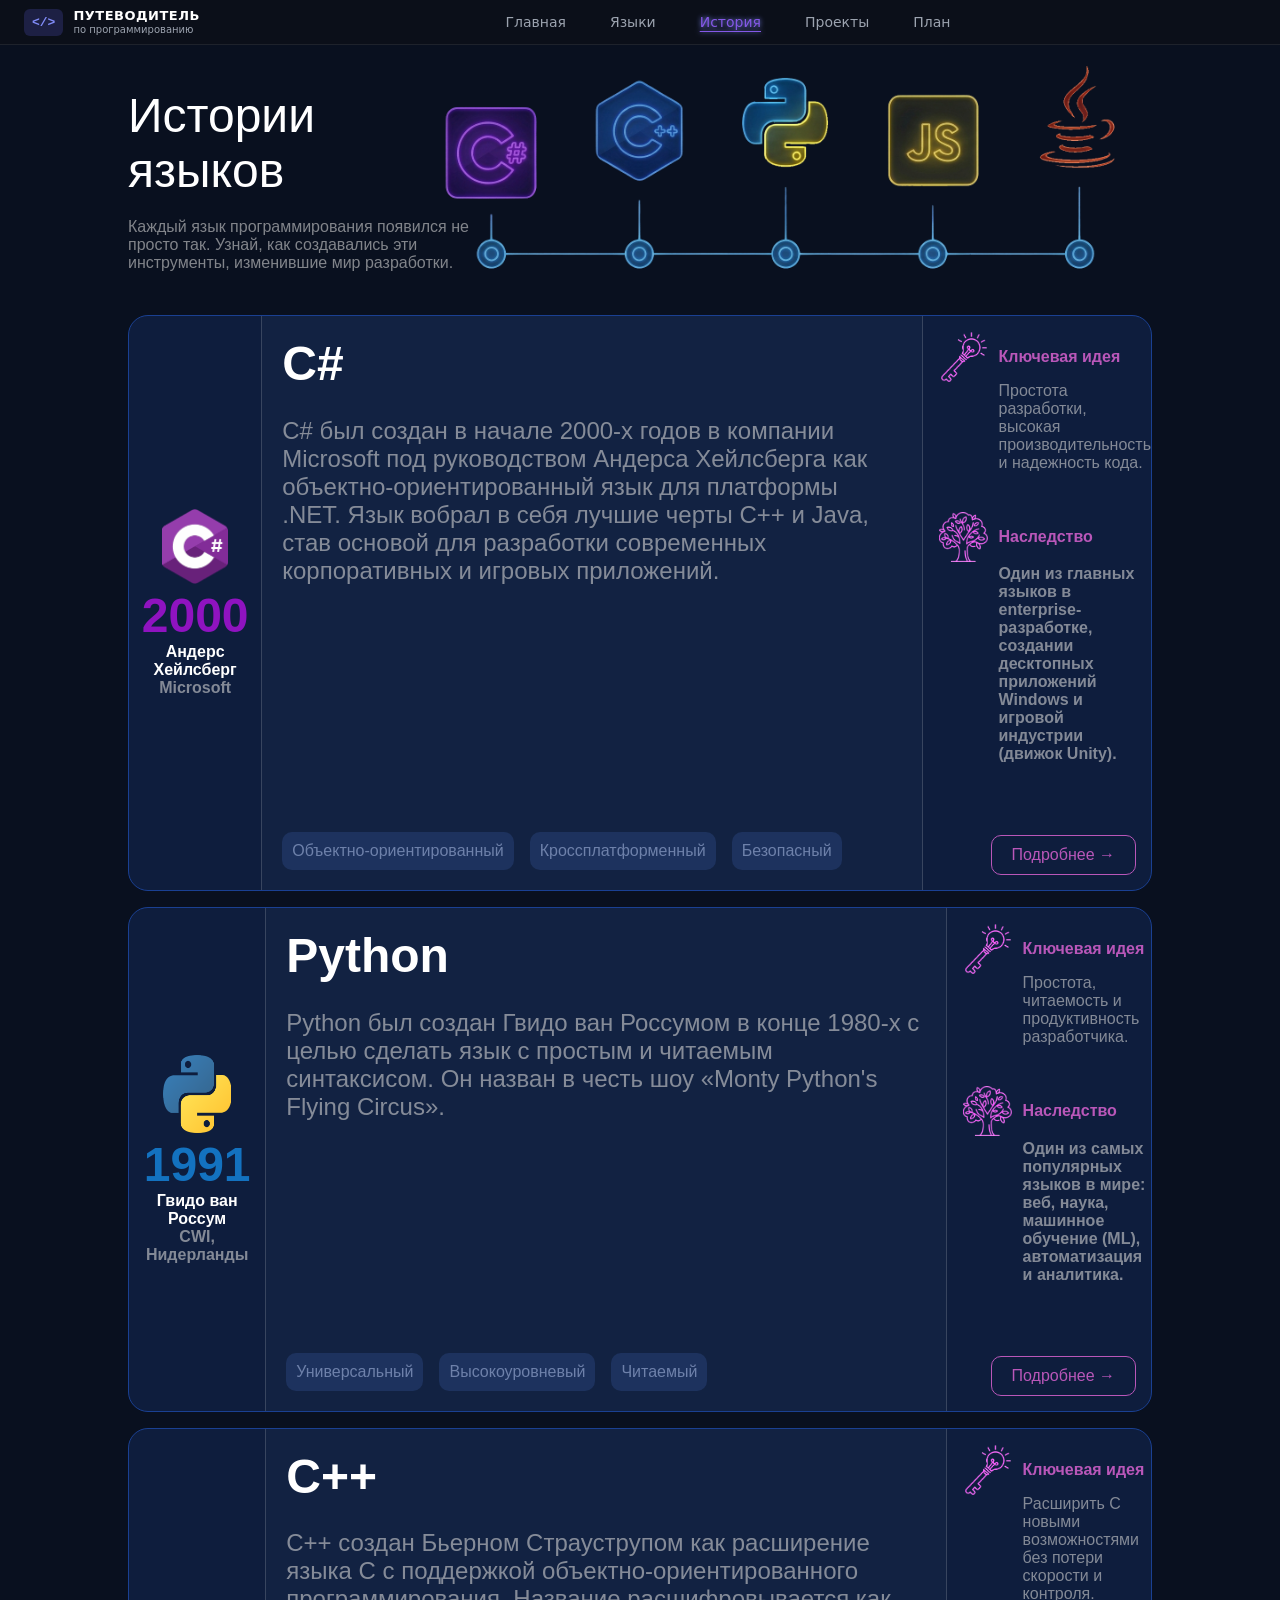
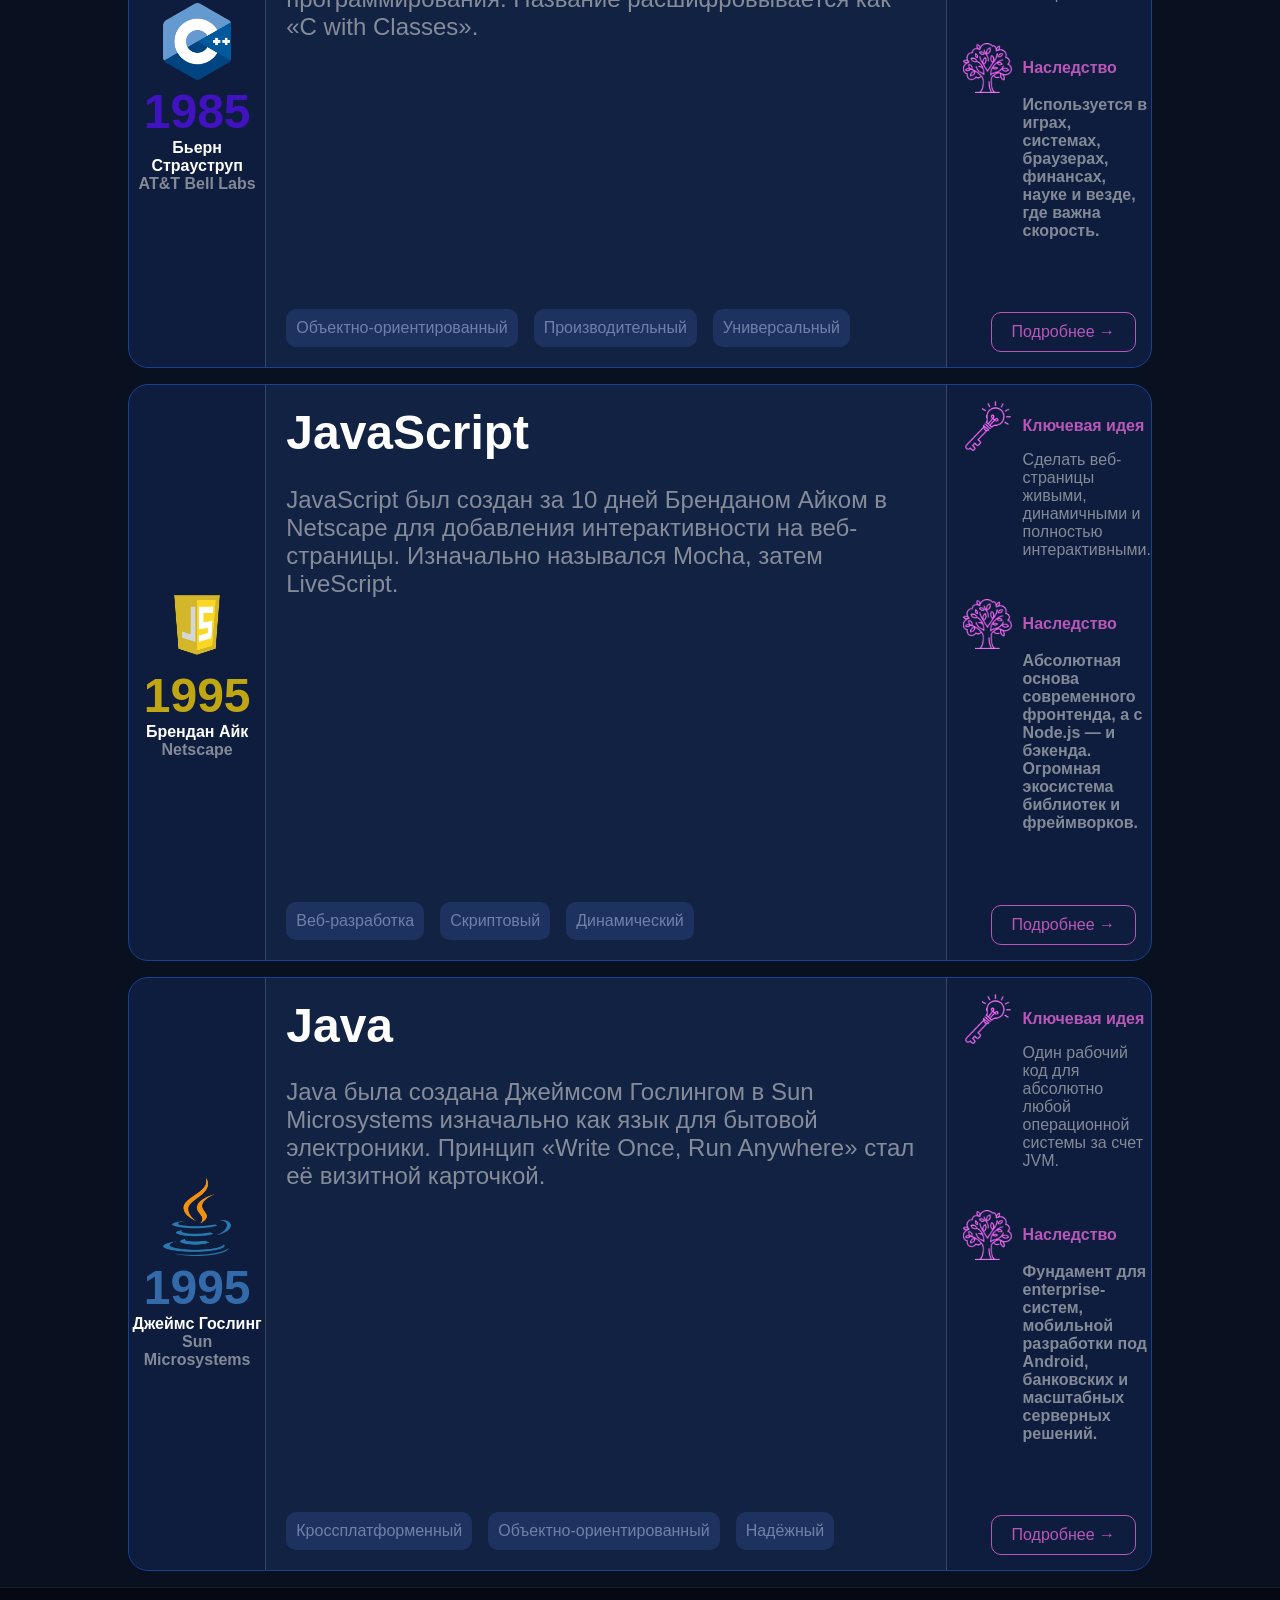
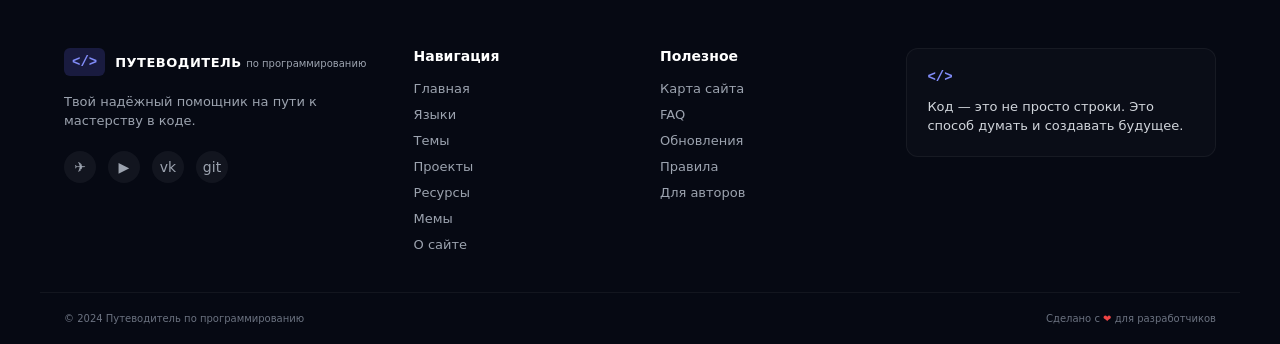
<file: pages/history/history.html>
<!DOCTYPE html>
<html lang="en">
<head>
    <meta charset="UTF-8">
    <meta name="viewport" content="width=device-width, initial-scale=1.0">
    <title>Document</title>
    <link rel="stylesheet" href="style-n.css">
    <link rel="stylesheet" href="/style-a-headerfooter.css">
</head>
<body style = "background-color: #09101f;">
    <header>
        <a href="#" class="logo">
            <span class="icon">&lt;/&gt;</span>
            <div class="logo-text">
            <strong>ПУТЕВОДИТЕЛЬ</strong>
            <small>по программированию</small>
            </div>
        </a>

        <nav>
            <a href="/index.html">Главная</a>
            <a href="/pages/lang/languages.html">Языки</a>
            <a href="/pages/history/history.html" class="active">История</a>
            <a href="/pages/projects/projects.html">Проекты</a>
            <a href="/pages/lerningplan/plan.html">План</a>
        </nav>

        <div class="actions">
        </div>
    </header>
<main>
    <div class="intro-history">
        <!-- <div class = "div1"> -->
            <div class = "div1 intro-history-text" style = "flex-direction: column; gap: 10px; justify-content: center;">
                <span style = "font-size: 3em; padding-bottom: 0.2em; color: white;">Истории языков</span>
                <span style = "font-weight: 300; color: rgba(211, 211, 211, 0.596);">
                    Каждый язык программирования появился не просто так. Узнай, как создавались эти инструменты, изменившие мир разработки.
                </span>
        </div>
            <div class = "intro-history-img">
            <div>
                <img src = "Untitled-1.png" >   
            </div>
        </div>
        
        
        <!-- </div> -->
    </div>
    <div class="divs">
            <div class = "div2">
                <div class = "div1-start">
                    <div class = "div1-item forimg">
                        <img src="Untitled-2.png">
                    </div>
                    <div class = "div1-item">
                        <span class = "text" style = "font-size: 3em; color:rgb(143, 19, 192)">2000</span>
                    </div>
                    <div class = "div1-item">
                        <span class = "text">Андерс Хейлсберг</span></div>
                    <div class = "div1-item">
                        <span class = "text" style = "color:rgba(211, 211, 211, 0.596);">Microsoft</span>
                    </div>
                </div>

                <div class="div1" style="display: flex; background-color: #122242; flex: 1; padding: 20px; border-left: 1px solid rgba(211, 211, 211, 0.196); border-right: 1px solid rgba(211, 211, 211, 0.196); flex-direction: column;">
                    <div class="div-content">
                        <span class="text" style="font-size: 3em;">C#</span>
                        <span class="text" style="font-size: 1.5em; font-weight: 300; color: rgba(211, 211, 211, 0.596);">C# был создан в начале 2000-х годов в компании Microsoft под руководством Андерса Хейлсберга как объектно-ориентированный язык для платформы .NET. Язык вобрал в себя лучшие черты C++ и Java, став основой для разработки современных корпоративных и игровых приложений.</span>
                    </div>
                    <div class="tags">
                        <div class="div3">Объектно-ориентированный</div>
                        <div class="div3">Кроссплатформенный</div>
                        <div class="div3">Безопасный</div>
                    </div>
                </div>

                <div class="div1-right">
                    <div class="div1-icon">
                        <img src="Untitled-5.png" alt="Иконка">
                    </div>
                    <div class="div1-right-item">
                        <span style="color: rgb(185, 87, 185); font-weight: bold;">Ключевая идея</span>
                        <span style="color: rgba(211, 211, 211, 0.596);">Простота разработки, высокая производительность и надежность кода.</span>
                    </div>

                    <div class="div1-icon">
                        <img src="Untitled-3.png" alt="Иконка">
                    </div>
                    <div class="div1-right-item">
                        <span class="text" style="color: rgb(185, 87, 185); font-weight: bold;">Наследство</span>
                        <span class="text" style="color: rgba(211, 211, 211, 0.596);">Один из главных языков в enterprise-разработке, создании десктопных приложений Windows и игровой индустрии (движок Unity).</span>
                    </div>

                    <a href="https://ru.wikipedia.org/wiki/C_Sharp" target="_blank" style="text-decoration: none;"><div class="button"><span>Подробнее →</span></div></a>
                </div>
        </div>

        <div class = "div2">
            <div class = "div1-start">
                <div class = "div1-item forimg">
                    <img src="Untitled-7.png">
                </div>
                <div class = "div1-item">
                    <span class = "text" style = "font-size: 3em; color:rgb(19, 114, 192)">1991</span>
                </div>
                <div class = "div1-item">
                    <span class = "text">Гвидо ван Россум</span>
                </div>
                <div class = "div1-item">
                    <span class = "text" style = "color:rgba(211, 211, 211, 0.596);">CWI, Нидерланды</span>
                </div>
            </div>

            <div class="div1" style="display: flex; background-color: #122242; flex: 1; padding: 20px; border-left: 1px solid rgba(211, 211, 211, 0.196); border-right: 1px solid rgba(211, 211, 211, 0.196); flex-direction: column;">
                <div class="div-content">
                    <span class="text" style="font-size: 3em;">Python</span>
                    <span class="text" style="font-size: 1.5em; font-weight: 300; color: rgba(211, 211, 211, 0.596);">Python был создан Гвидо ван Россумом в конце 1980-х с целью сделать язык с простым и читаемым синтаксисом. Он назван в честь шоу «Monty Python's Flying Circus».</span>
                </div>
                <div class="tags">
                    <div class="div3">Универсальный</div>
                    <div class="div3">Высокоуровневый</div>
                    <div class="div3">Читаемый</div>
                </div>
            </div>

            <div class="div1-right">
                <div class="div1-icon">
                    <img src="Untitled-5.png" alt="Иконка">
                </div>
                <div class="div1-right-item">
                    <span style="color: rgb(185, 87, 185); font-weight: bold;">Ключевая идея</span>
                    <span style="color: rgba(211, 211, 211, 0.596);">Простота, читаемость и продуктивность разработчика.</span>
                </div>

                <div class="div1-icon">
                    <img src="Untitled-3.png" alt="Иконка">
                </div>
                <div class="div1-right-item">
                    <span class="text" style="color: rgb(185, 87, 185); font-weight: bold;">Наследство</span>
                    <span class="text" style="color: rgba(211, 211, 211, 0.596);">Один из самых популярных языков в мире: веб, наука, машинное обучение (ML), автоматизация и аналитика.</span>
                </div>

                <a href="https://ru.wikipedia.org/wiki/Python" target="_blank" style="text-decoration: none;"><div class="button"><span>Подробнее →</span></div></a>
            </div>
        </div>
        
        <div class = "div2">
            <div class = "div1-start">
                <div class = "div1-item forimg">
                    <img src="Untitled-6.png">
                </div>
                <div class = "div1-item">
                    <span class = "text" style = "font-size: 3em; color:rgb(65, 19, 192)">1985</span>
                </div>
                <div class = "div1-item">
                    <span class = "text">Бьерн Страуструп</span>
                </div>
                <div class = "div1-item">
                    <span class = "text" style = "color:rgba(211, 211, 211, 0.596);">AT&T Bell Labs</span>
                </div>
            </div>

            <div class="div1" style="display: flex; background-color: #122242; flex: 1; padding: 20px; border-left: 1px solid rgba(211, 211, 211, 0.196); border-right: 1px solid rgba(211, 211, 211, 0.196); flex-direction: column;">
                <div class="div-content">
                    <span class="text" style="font-size: 3em;">C++</span>
                    <span class="text" style="font-size: 1.5em; font-weight: 300; color: rgba(211, 211, 211, 0.596);">C++ создан Бьерном Страуструпом как расширение языка C с поддержкой объектно-ориентированного программирования. Название расшифровывается как «C with Classes».</span>
                </div>
                <div class="tags">
                    <div class="div3">Объектно-ориентированный</div>
                    <div class="div3">Производительный</div>
                    <div class="div3">Универсальный</div>
                </div>
            </div>

            <div class="div1-right">
                <div class="div1-icon">
                    <img src="Untitled-5.png" alt="Иконка">
                </div>
                <div class="div1-right-item">
                    <span style="color: rgb(185, 87, 185); font-weight: bold;">Ключевая идея</span>
                    <span style="color: rgba(211, 211, 211, 0.596);">Расширить C новыми возможностями без потери скорости и контроля.</span>
                </div>

                <div class="div1-icon">
                    <img src="Untitled-3.png" alt="Иконка">
                </div>
                <div class="div1-right-item">
                    <span class="text" style="color: rgb(185, 87, 185); font-weight: bold;">Наследство</span>
                    <span class="text" style="color: rgba(211, 211, 211, 0.596);">Используется в играх, системах, браузерах, финансах, науке и везде, где важна скорость.</span>
                </div>

                <a href="https://ru.wikipedia.org/wiki/C%2B%2B" target="_blank" style="text-decoration: none;"><div class="button"><span>Подробнее →</span></div></a>
            </div>
        </div>

        <div class = "div2">
            <div class = "div1-start">
                <div class = "div1-item forimg">
                    <img src="Untitled-8.png">
                </div>
                <div class = "div1-item">
                    <span class = "text" style = "font-size: 3em; color:rgb(192, 166, 19)">1995</span>
                </div>
                <div class = "div1-item">
                    <span class = "text">Брендан Айк</span>
                </div>
                <div class = "div1-item">
                    <span class = "text" style = "color:rgba(211, 211, 211, 0.596);">Netscape</span>
                </div>
            </div>

            <div class="div1" style="display: flex; background-color: #122242; flex: 1; padding: 20px; border-left: 1px solid rgba(211, 211, 211, 0.196); border-right: 1px solid rgba(211, 211, 211, 0.196); flex-direction: column;">
                <div class="div-content">
                    <span class="text" style="font-size: 3em;">JavaScript</span>
                    <span class="text" style="font-size: 1.5em; font-weight: 300; color: rgba(211, 211, 211, 0.596);">JavaScript был создан за 10 дней Бренданом Айком в Netscape для добавления интерактивности на веб-страницы. Изначально назывался Mocha, затем LiveScript.</span>
                </div>
                <div class="tags">
                    <div class="div3">Веб-разработка</div>
                    <div class="div3">Скриптовый</div>
                    <div class="div3">Динамический</div>
                </div>
            </div>

            <div class="div1-right">
                <div class="div1-icon">
                    <img src="Untitled-5.png" alt="Иконка">
                </div>
                <div class="div1-right-item">
                    <span style="color: rgb(185, 87, 185); font-weight: bold;">Ключевая идея</span>
                    <span style="color: rgba(211, 211, 211, 0.596);">Сделать веб-страницы живыми, динамичными и полностью интерактивными.</span>
                </div>

                <div class="div1-icon">
                    <img src="Untitled-3.png" alt="Иконка">
                </div>
                <div class="div1-right-item">
                    <span class="text" style="color: rgb(185, 87, 185); font-weight: bold;">Наследство</span>
                    <span class="text" style="color: rgba(211, 211, 211, 0.596);">Абсолютная основа современного фронтенда, а с Node.js — и бэкенда. Огромная экосистема библиотек и фреймворков.</span>
                </div>

                <a href="https://ru.wikipedia.org/wiki/JavaScript" target="_blank" style="text-decoration: none;"><div class="button"><span>Подробнее →</span></div></a>
            </div>
        </div>

        <div class = "div2">
            <div class = "div1-start">
                <div class = "div1-item forimg">
                    <img src="Untitled-9.png">
                </div>
                <div class = "div1-item">
                    <span class = "text" style = "font-size: 3em; color:rgb(51, 106, 170)">1995</span>
                </div>
                <div class = "div1-item">
                    <span class = "text">Джеймс Гослинг</span>
                </div>
                <div class = "div1-item">
                    <span class = "text" style = "color:rgba(211, 211, 211, 0.596);">Sun Microsystems</span>
                </div>
            </div>

            <div class="div1" style="display: flex; background-color: #122242; flex: 1; padding: 20px; border-left: 1px solid rgba(211, 211, 211, 0.196); border-right: 1px solid rgba(211, 211, 211, 0.196); flex-direction: column;">
                <div class="div-content">
                    <span class="text" style="font-size: 3em;">Java</span>
                    <span class="text" style="font-size: 1.5em; font-weight: 300; color: rgba(211, 211, 211, 0.596);">Java была создана Джеймсом Гослингом в Sun Microsystems изначально как язык для бытовой электроники. Принцип «Write Once, Run Anywhere» стал её визитной карточкой.</span>
                </div>
                <div class="tags">
                    <div class="div3">Кроссплатформенный</div>
                    <div class="div3">Объектно-ориентированный</div>
                    <div class="div3">Надёжный</div>
                </div>
            </div>

            <div class="div1-right">
                <div class="div1-icon">
                    <img src="Untitled-5.png" alt="Иконка">
                </div>
                <div class="div1-right-item">
                    <span style="color: rgb(185, 87, 185); font-weight: bold;">Ключевая идея</span>
                    <span style="color: rgba(211, 211, 211, 0.596);">Один рабочий код для абсолютно любой операционной системы за счет JVM.</span>
                </div>

                <div class="div1-icon">
                    <img src="Untitled-3.png" alt="Иконка">
                </div>
                <div class="div1-right-item">
                    <span class="text" style="color: rgb(185, 87, 185); font-weight: bold;">Наследство</span>
                    <span class="text" style="color: rgba(211, 211, 211, 0.596);">Фундамент для enterprise-систем, мобильной разработки под Android, банковских и масштабных серверных решений.</span>
                </div>

                <a href="https://ru.wikipedia.org/wiki/Java" target="_blank" style="text-decoration: none;"><div class="button"><span>Подробнее →</span></div></a>
            </div>
        </div>
    </div>
    
</main>
<footer>
        <div>
            <!-- Колонка 1: Логотип и описание -->
            <div>
            <a href="#">
                <span>&lt;/&gt;</span>
                <div>
                <strong>ПУТЕВОДИТЕЛЬ</strong>
                <small>по программированию</small>
                </div>
            </a>
            <p>Твой надёжный помощник на пути к мастерству в коде.</p>
            <div>
                <!-- Иконки соцсетей / ссылок -->
                <a href="#" aria-label="Telegram">✈</a>
                <a href="#" aria-label="YouTube">▶</a>
                <a href="#" aria-label="VK">vk</a>
                <a href="#" aria-label="GitHub">git</a>
            </div>
            </div>

            <!-- Колонка 2: Навигация -->
            <div>
            <h4>Навигация</h4>
            <ul>
                <li><a href="#">Главная</a></li>
                <li><a href="#">Языки</a></li>
                <li><a href="#">Темы</a></li>
                <li><a href="#">Проекты</a></li>
                <li><a href="#">Ресурсы</a></li>
                <li><a href="#">Мемы</a></li>
                <li><a href="#">О сайте</a></li>
            </ul>
            </div>

            <!-- Колонка 3: Полезное -->
            <div>
            <h4>Полезное</h4>
            <ul>
                <li><a href="#">Карта сайта</a></li>
                <li><a href="#">FAQ</a></li>
                <li><a href="#">Обновления</a></li>
                <li><a href="#">Правила</a></li>
                <li><a href="#">Для авторов</a></li>
            </ul>
            </div>

            <!-- Колонка 4: Цитата / Блок справа -->
            <div>
            <blockquote>
                <span>&lt;/&gt;</span>
                <p>Код — это не просто строки. Это способ думать и создавать будущее.</p>
            </blockquote>
            </div>
        </div>

        <!-- Нижняя полоса с копирайтом -->
        <div>
            <small>© 2024 Путеводитель по программированию</small>
            <small>Сделано с <span style="color: #ef4444;">❤</span> для разработчиков</small>
        </div>
    </footer>
</body>
</html>
</file>
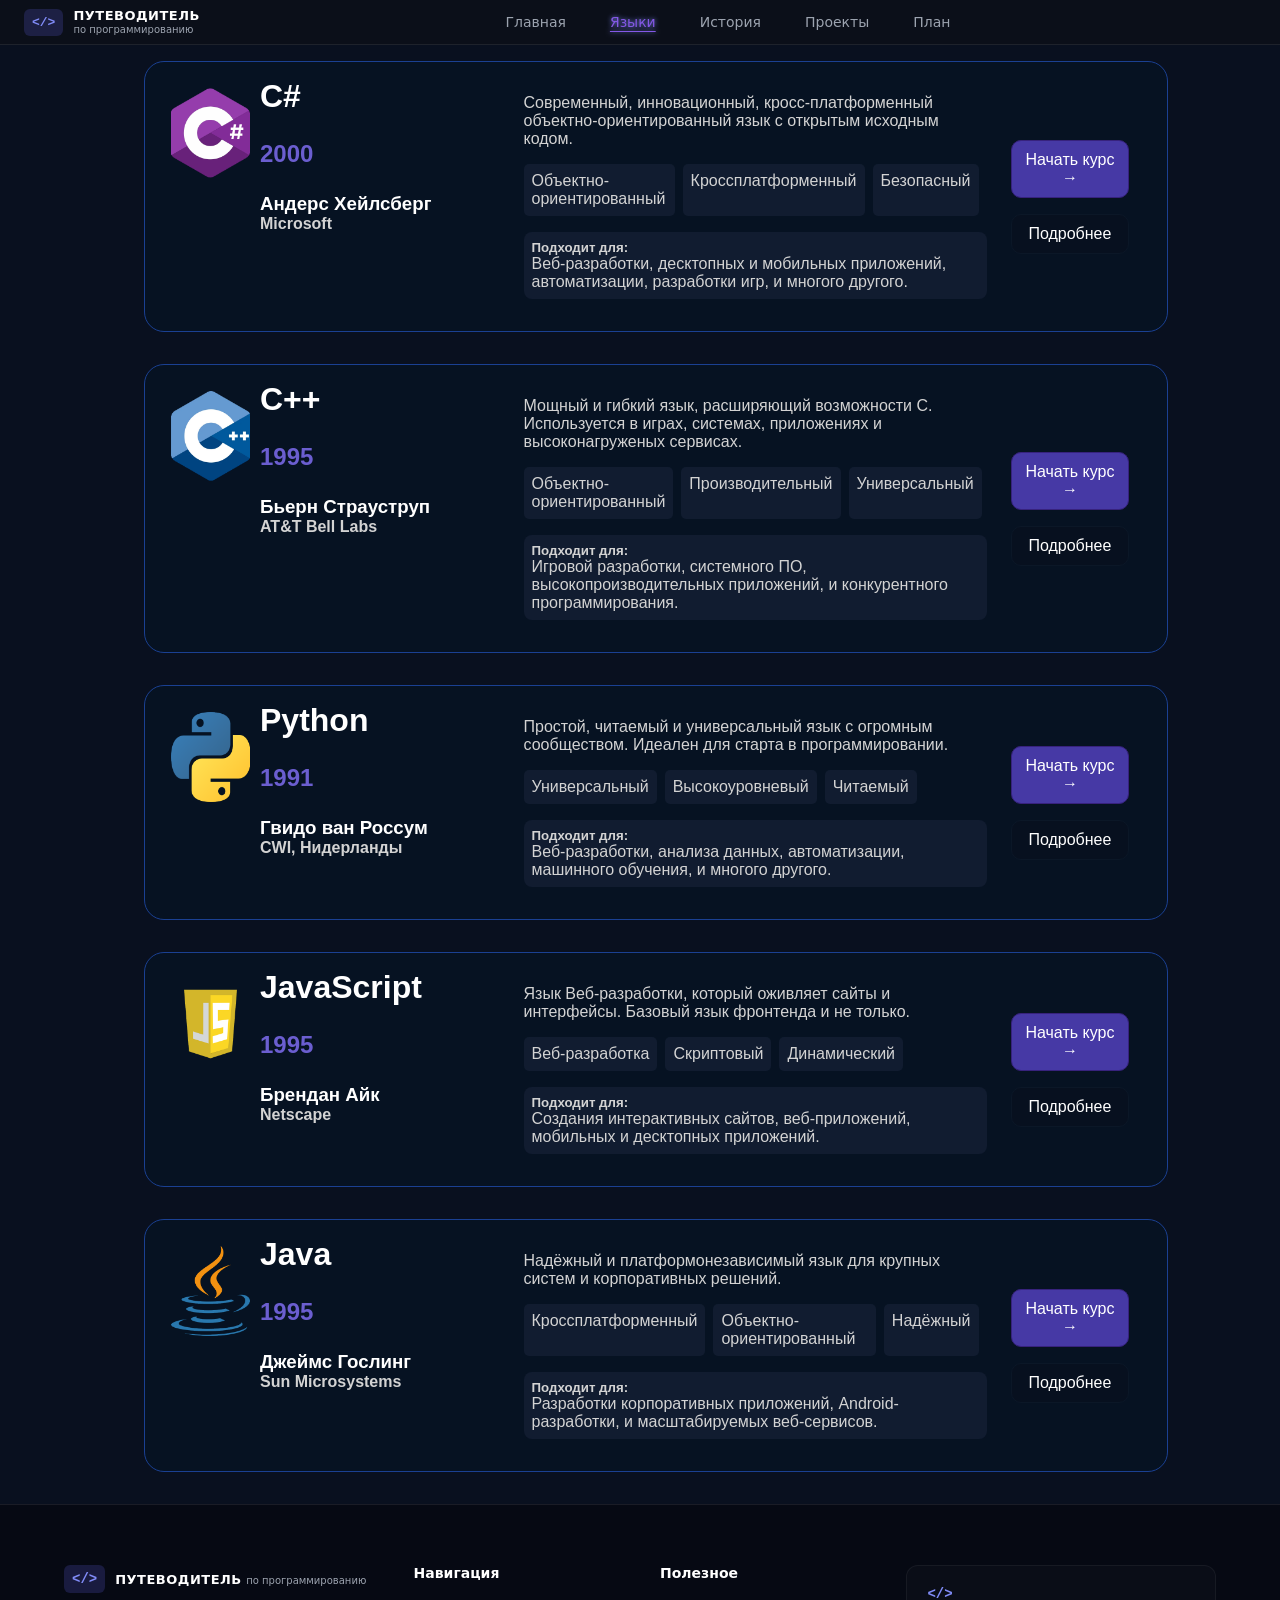
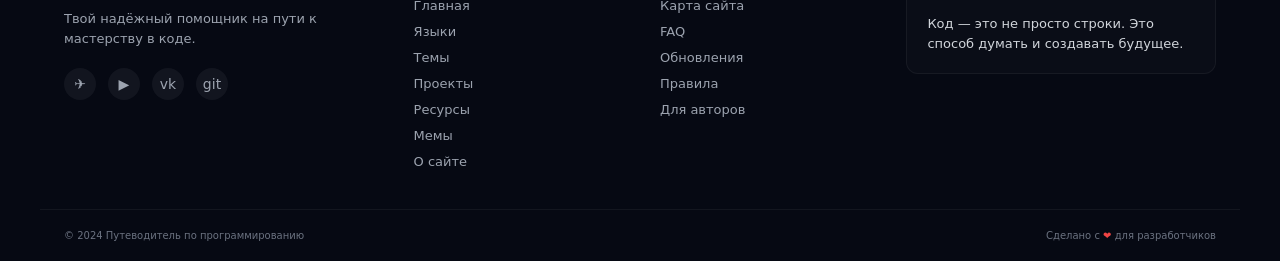
<file: pages/lang/languages.html>
<!DOCTYPE html>
<html lang="en">
<head>
    <meta charset="UTF-8">
    <meta name="viewport" content="width=device-width, initial-scale=1.0">
    <title>Языки</title>
    <link rel="stylesheet" href="style-m-languages.css">
    <link rel="stylesheet" href="/style-a-headerfooter.css">

</head>
<body>
    <header>
        <a href="#" class="logo">
            <span class="icon">&lt;/&gt;</span>
            <div class="logo-text">
            <strong>ПУТЕВОДИТЕЛЬ</strong>
            <small>по программированию</small>
            </div>
        </a>

        <nav>
            <a href="/index.html">Главная</a>
            <a href="/pages/lang/languages.html" class="active">Языки</a>
            <a href="/pages/history/history.html">История</a>
            <a href="/pages/projects/projects.html">Проекты</a>
            <a href="/pages/lerningplan/plan.html">План</a>
        </nav>

        <div class="actions">
        </div>
    </header>

    <main class="langbody">
        <div class="language">
            <div class="langicon"><img src='cs.png'></div>
            <div class="langinfo">
                <h1>C#</h1>
                <h2>2000</h2>
                <h3>Андерс Хейлсберг</h3>
                <h4>Microsoft</h4>
            </div>
            <div class="langdesc">
                Современный, инновационный, кросс-платформенный объектно-ориентированный язык  с открытым исходным кодом.
                <div class="tags">
                    <div class="tag">Объектно-ориентированный</div>
                    <div class="tag">Кроссплатформенный</div>
                    <div class="tag">Безопасный</div>
                </div>
                <div class="for">
                    <h5>Подходит для:</h5>
                    Веб-разработки, десктопных и мобильных приложений, автоматизации, разработки игр, и многого другого. 
                </div>
            </div>
            <div class="langbutton">
                <a href="/pages/languages/C/C.html"><div class="button">Начать курс →</div></a>
                <a href="/pages/history/history.html"><div class="button2">Подробнее</div></a>
            </div>
        </div>
        <div class="language">
            <div class="langicon"><img src='cpp.png'></div>
            <div class="langinfo">
                <h1>C++</h1>
                <h2>1995</h2>
                <h3>Бьерн Страуструп</h3>
                <h4>AT&T Bell Labs</h4>
            </div>
            <div class="langdesc">
                Мощный и гибкий язык, расширяющий возможности C. Используется в играх, системах, приложениях и высоконагруженых сервисах.
                <div class="tags">
                    <div class="tag">Объектно-ориентированный</div>
                    <div class="tag">Производительный</div>
                    <div class="tag">Универсальный</div>
                </div>
                <div class="for">
                    <h5>Подходит для:</h5>
                    Игровой разработки, системного ПО, высокопроизводительных приложений, и конкурентного программирования.
                </div>
            </div>
            <div class="langbutton">
                <a href="/pages/languages/c++/c++.html"><div class="button">Начать курс →</div></a>
                <a href="/pages/history/history.html"><div class="button2">Подробнее</div></a>
            </div>
        </div>
        <div class="language">
            <div class="langicon"><img src='python.png'></div>
            <div class="langinfo">
                <h1>Python</h1>
                <h2>1991</h2>
                <h3>Гвидо ван Россум</h3>
                <h4>CWI, Нидерланды</h4>
            </div>
            <div class="langdesc">
                Простой, читаемый и универсальный язык с огромным сообществом. Идеален для старта в программировании.
                <div class="tags">
                    <div class="tag">Универсальный</div>
                    <div class="tag">Высокоуровневый</div>
                    <div class="tag">Читаемый</div>
                </div>
                <div class="for">
                    <h5>Подходит для:</h5>
                    Веб-разработки, анализа данных, автоматизации, машинного обучения, и многого другого.
                </div>
            </div>
            <div class="langbutton">
                <a href="/pages/languages/langpythonpage/langpython.html"><div class="button">Начать курс →</div></a>
                <a href="/pages/history/history.html"><div class="button2">Подробнее</div></a>
            </div>
        </div>
        <div class="language">
            <div class="langicon"><img src='js.png'></div>
            <div class="langinfo">
                <h1>JavaScript</h1>
                <h2>1995</h2>
                <h3>Брендан Айк</h3>
                <h4>Netscape</h4>
            </div>
            <div class="langdesc">
                Язык Веб-разработки, который оживляет сайты и интерфейсы. Базовый язык фронтенда и не только.
                <div class="tags">
                    <div class="tag">Веб-разработка</div>
                    <div class="tag">Скриптовый</div>
                    <div class="tag">Динамический</div>
                </div>
                <div class="for">
                    <h5>Подходит для:</h5>
                    Создания интерактивных сайтов, веб-приложений, мобильных и десктопных приложений.
                </div>
            </div>
            <div class="langbutton">
                <a href="/pages/languages/javascript/javascript.html"><div class="button">Начать курс →</div></a>
                <a href="/pages/history/history.html"><div class="button2">Подробнее</div></a>
            </div>
        </div>
        <div class="language">
            <div class="langicon"><img src='java.png'></div>
            <div class="langinfo">
                <h1>Java</h1>
                <h2>1995</h2>
                <h3>Джеймс Гослинг</h3>
                <h4>Sun Microsystems</h4>
            </div>
            <div class="langdesc">
                Надёжный и платформонезависимый язык для крупных систем и корпоративных решений.
                <div class="tags">
                    <div class="tag">Кроссплатформенный</div>
                    <div class="tag">Объектно-ориентированный</div>
                    <div class="tag">Надёжный</div>
                </div>
                <div class="for">
                    <h5>Подходит для:</h5>
                    Разработки корпоративных приложений, Android-разработки, и масштабируемых веб-сервисов.
                </div>
            </div>
            <div class="langbutton">
                <a href="/pages/languages/java/java.html"><div class="button">Начать курс →</div></a>
                <a href="/pages/history/history.html"><div class="button2">Подробнее</div></a>
            </div>
        </div>
    </main>
    <footer>
        <div>
            <!-- Колонка 1: Логотип и описание -->
            <div>
            <a href="#">
                <span>&lt;/&gt;</span>
                <div>
                <strong>ПУТЕВОДИТЕЛЬ</strong>
                <small>по программированию</small>
                </div>
            </a>
            <p>Твой надёжный помощник на пути к мастерству в коде.</p>
            <div>
                <!-- Иконки соцсетей / ссылок -->
                <a href="#" aria-label="Telegram">✈</a>
                <a href="#" aria-label="YouTube">▶</a>
                <a href="#" aria-label="VK">vk</a>
                <a href="#" aria-label="GitHub">git</a>
            </div>
            </div>

            <!-- Колонка 2: Навигация -->
            <div>
            <h4>Навигация</h4>
            <ul>
                <li><a href="#">Главная</a></li>
                <li><a href="#">Языки</a></li>
                <li><a href="#">Темы</a></li>
                <li><a href="#">Проекты</a></li>
                <li><a href="#">Ресурсы</a></li>
                <li><a href="#">Мемы</a></li>
                <li><a href="#">О сайте</a></li>
            </ul>
            </div>

            <!-- Колонка 3: Полезное -->
            <div>
            <h4>Полезное</h4>
            <ul>
                <li><a href="#">Карта сайта</a></li>
                <li><a href="#">FAQ</a></li>
                <li><a href="#">Обновления</a></li>
                <li><a href="#">Правила</a></li>
                <li><a href="#">Для авторов</a></li>
            </ul>
            </div>

            <!-- Колонка 4: Цитата / Блок справа -->
            <div>
            <blockquote>
                <span>&lt;/&gt;</span>
                <p>Код — это не просто строки. Это способ думать и создавать будущее.</p>
            </blockquote>
            </div>
        </div>

        <!-- Нижняя полоса с копирайтом -->
        <div>
            <small>© 2024 Путеводитель по программированию</small>
            <small>Сделано с <span style="color: #ef4444;">❤</span> для разработчиков</small>
        </div>
    </footer>
</body>
</html>
</file>
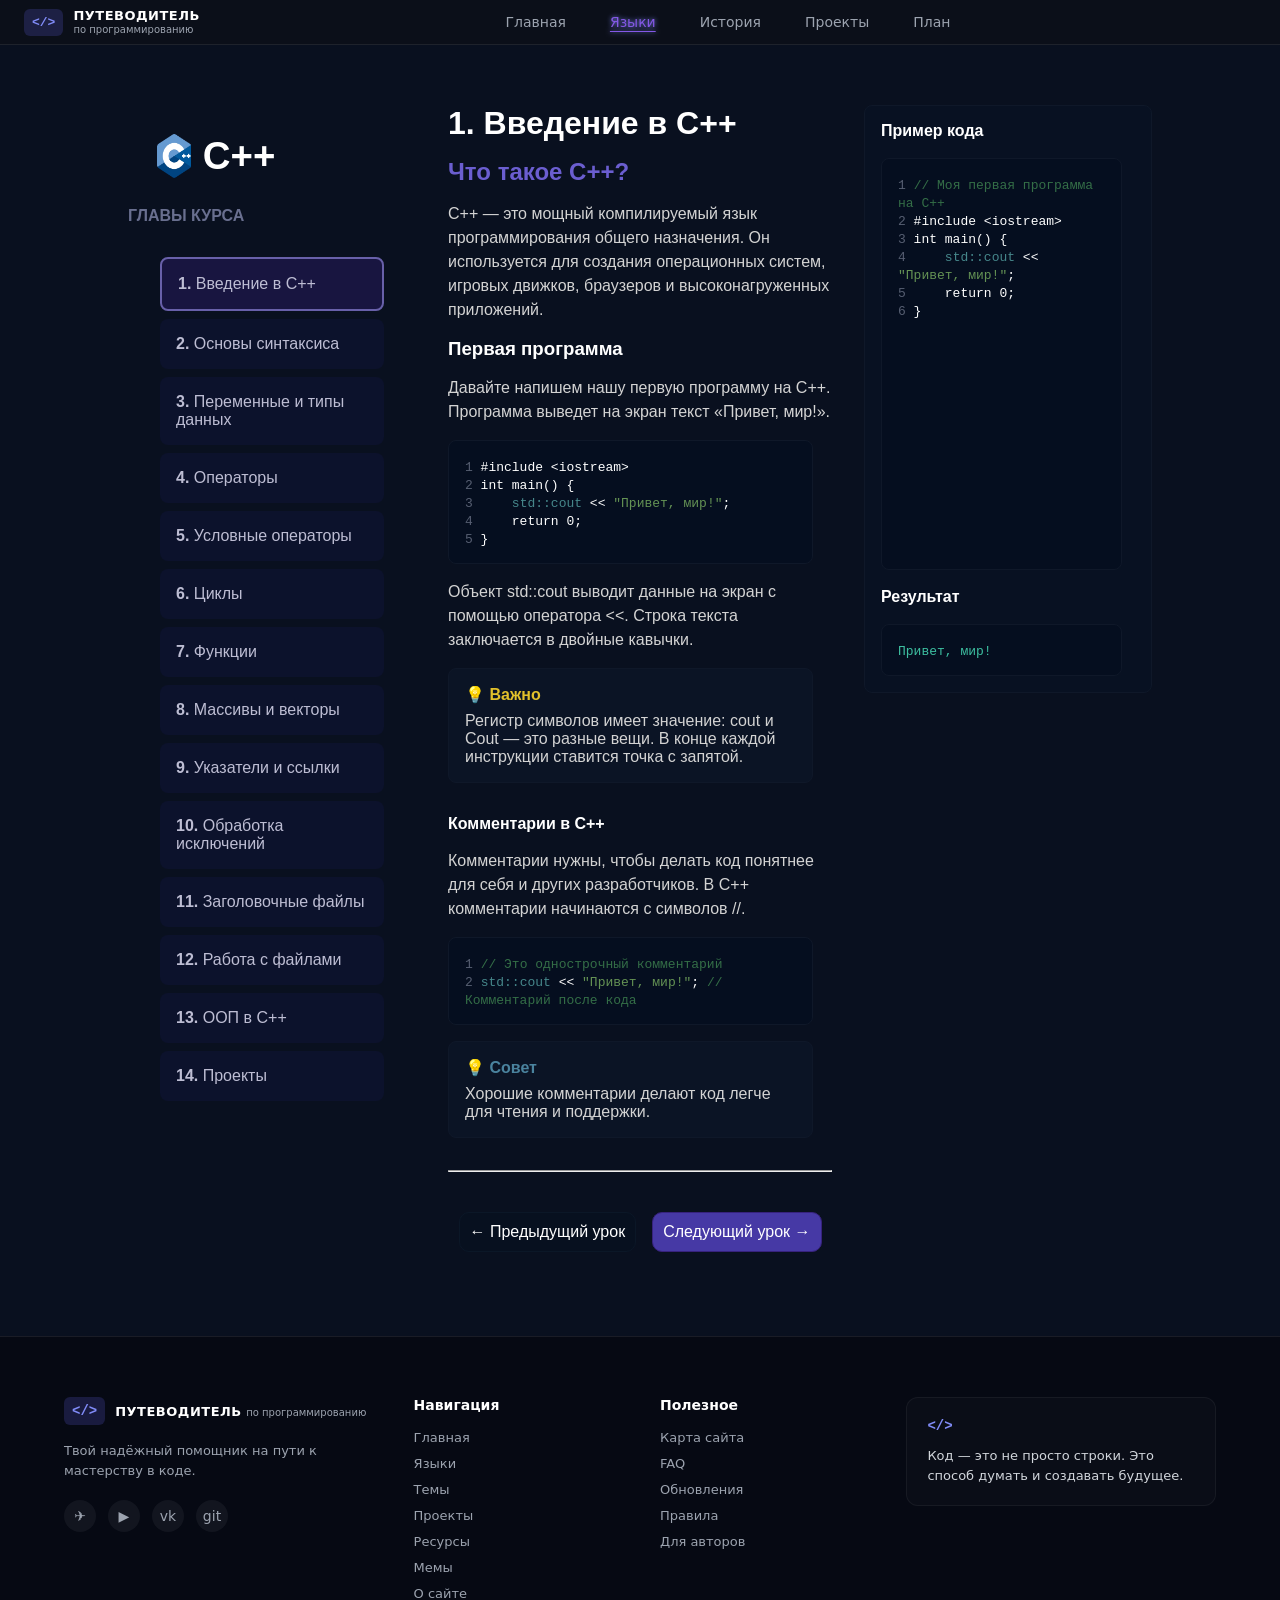
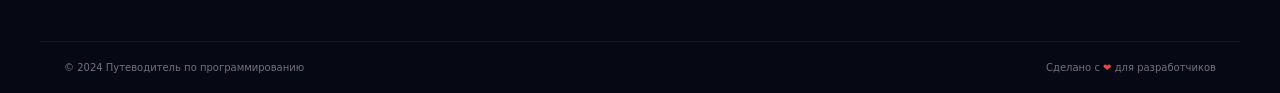
<file: pages/languages/c++/c++.html>
<!DOCTYPE html>
<html lang="en">
<head>
    <meta charset="UTF-8">
    <meta name="viewport" content="width=device-width, initial-scale=1.0">
    <title>Python</title>
    <link rel="stylesheet" href="/style-a-headerfooter.css">
    <link rel="stylesheet" href="style-m-langpage.css">
</head>
<body>
    <header>
        <a href="#" class="logo">
            <span class="icon">&lt;/&gt;</span>
            <div class="logo-text">
            <strong>ПУТЕВОДИТЕЛЬ</strong>
            <small>по программированию</small>
            </div>
        </a>

        <nav>
            <a href="/index.html">Главная</a>
            <a href="/pages/lang/languages.html" class="active">Языки</a>
            <a href="/pages/history/history.html">История</a>
            <a href="/pages/projects/projects.html">Проекты</a>
            <a href="/pages/lerningplan/plan.html">План</a>
        </nav>

        <div class="actions">
        </div>
    </header>
    <main class="langpage">
    <div class="langleftside">
        <div class="langtitle">
            <img src='c++.png'> C++
        </div>
        <h4>ГЛАВЫ КУРСА</h4>
        <ol>
            <li id="thischapter"><b>1.</b> Введение в C++</li>
            <li><b>2.</b> Основы синтаксиса</li>
            <li><b>3.</b> Переменные и типы данных</li>
            <li><b>4.</b> Операторы</li>
            <li><b>5.</b> Условные операторы</li>
            <li><b>6.</b> Циклы</li>
            <li><b>7.</b> Функции</li>
            <li><b>8.</b> Массивы и векторы</li>
            <li><b>9.</b> Указатели и ссылки</li>
            <li><b>10.</b> Обработка исключений</li>
            <li><b>11.</b> Заголовочные файлы</li>
            <li><b>12.</b> Работа с файлами</li>
            <li><b>13.</b> ООП в C++</li>
            <li><b>14.</b> Проекты</li>
        </ol>
    </div>

    <div class="langmain">
        <h1>1. Введение в C++</h1>
        <h2>Что такое C++?</h2>
        <div class="text">C++ — это мощный компилируемый язык программирования общего назначения. Он используется для создания операционных систем, игровых движков, браузеров и высоконагруженных приложений.</div>

        <h3>Первая программа</h3>
        <div class="text">Давайте напишем нашу первую программу на C++.<br>Программа выведет на экран текст «Привет, мир!».</div>
        <div class="codeblock">
            <code><span class="number">1</span> #include &lt;iostream&gt;</code><br>
            <code><span class="number">2</span> int main() {</code><br>
            <code><span class="number">3</span> &nbsp;&nbsp;&nbsp;&nbsp;<span class="print">std::cout</span> &lt;&lt; <span class="string">"Привет, мир!"</span>;</code><br>
            <code><span class="number">4</span> &nbsp;&nbsp;&nbsp;&nbsp;return 0;</code><br>
            <code><span class="number">5</span> }</code>
        </div>
        <div class="text">Объект std::cout выводит данные на экран с помощью оператора &lt;&lt;. Строка текста заключается в двойные кавычки.</div>

        <div class="advicepoint">
            <div class="adviceyellow">💡 Важно</div>
            Регистр символов имеет значение: cout и Cout — это разные вещи. В конце каждой инструкции ставится точка с запятой.
        </div>

        <h4>Комментарии в C++</h4>
        <div class="text">Комментарии нужны, чтобы делать код понятнее для себя и других разработчиков. В C++ комментарии начинаются с символов //.</div>
        <div class="codeblock">
            <code><span class="number">1</span> <span class="comment">// Это однострочный комментарий</span></code><br>
            <code><span class="number">2</span> <span class="print">std::cout</span> &lt;&lt; <span class="string">"Привет, мир!"</span>; <span class="comment">// Комментарий после кода</span></code>
        </div>

        <div class="advicepoint">
            <div class="adviceblue">💡 Совет</div>
            Хорошие комментарии делают код легче для чтения и поддержки.
        </div>

        <hr>

        <div class="nextprevbuttons">
            <div class="buttonprev">← Предыдущий урок</div>
            <div class="buttonnext">Следующий урок →</div>
        </div>
    </div>

    <div class="langrightside">
        <div class="codeexample">
            <h4>Пример кода</h4>
            <br>
            <div class="codeblock">
                <code><span class="number">1</span> <span class="comment">// Моя первая программа на C++</span></code><br>
                <code><span class="number">2</span> #include &lt;iostream&gt;</code><br>
                <code><span class="number">3</span> int main() {</code><br>
                <code><span class="number">4</span> &nbsp;&nbsp;&nbsp;&nbsp;<span class="print">std::cout</span> &lt;&lt; <span class="string">"Привет, мир!"</span>;</code><br>
                <code><span class="number">5</span> &nbsp;&nbsp;&nbsp;&nbsp;return 0;</code><br>
                <code><span class="number">6</span> }</code>
                <br><br><br><br><br><br><br><br><br><br><br><br><br><br>
            </div>
            <br>
            <h4>Результат</h4>
            <br>
            <div class="codeblock">
                <code><span class="output">Привет, мир!</span></code>
            </div>
        </div>
    </div>
</main>
<div class="clear"></div>

    <footer>
        <div>
            <!-- Колонка 1: Логотип и описание -->
            <div>
            <a href="#">
                <span>&lt;/&gt;</span>
                <div>
                <strong>ПУТЕВОДИТЕЛЬ</strong>
                <small>по программированию</small>
                </div>
            </a>
            <p>Твой надёжный помощник на пути к мастерству в коде.</p>
            <div>
                <!-- Иконки соцсетей / ссылок -->
                <a href="#" aria-label="Telegram">✈</a>
                <a href="#" aria-label="YouTube">▶</a>
                <a href="#" aria-label="VK">vk</a>
                <a href="#" aria-label="GitHub">git</a>
            </div>
            </div>

            <!-- Колонка 2: Навигация -->
            <div>
            <h4>Навигация</h4>
            <ul>
                <li><a href="#">Главная</a></li>
                <li><a href="#">Языки</a></li>
                <li><a href="#">Темы</a></li>
                <li><a href="#">Проекты</a></li>
                <li><a href="#">Ресурсы</a></li>
                <li><a href="#">Мемы</a></li>
                <li><a href="#">О сайте</a></li>
            </ul>
            </div>

            <!-- Колонка 3: Полезное -->
            <div>
            <h4>Полезное</h4>
            <ul>
                <li><a href="#">Карта сайта</a></li>
                <li><a href="#">FAQ</a></li>
                <li><a href="#">Обновления</a></li>
                <li><a href="#">Правила</a></li>
                <li><a href="#">Для авторов</a></li>
            </ul>
            </div>

            <!-- Колонка 4: Цитата / Блок справа -->
            <div>
            <blockquote>
                <span>&lt;/&gt;</span>
                <p>Код — это не просто строки. Это способ думать и создавать будущее.</p>
            </blockquote>
            </div>
        </div>

        <!-- Нижняя полоса с копирайтом -->
        <div>
            <small>© 2024 Путеводитель по программированию</small>
            <small>Сделано с <span style="color: #ef4444;">❤</span> для разработчиков</small>
        </div>
    </footer>
</body>
</html>
</file>
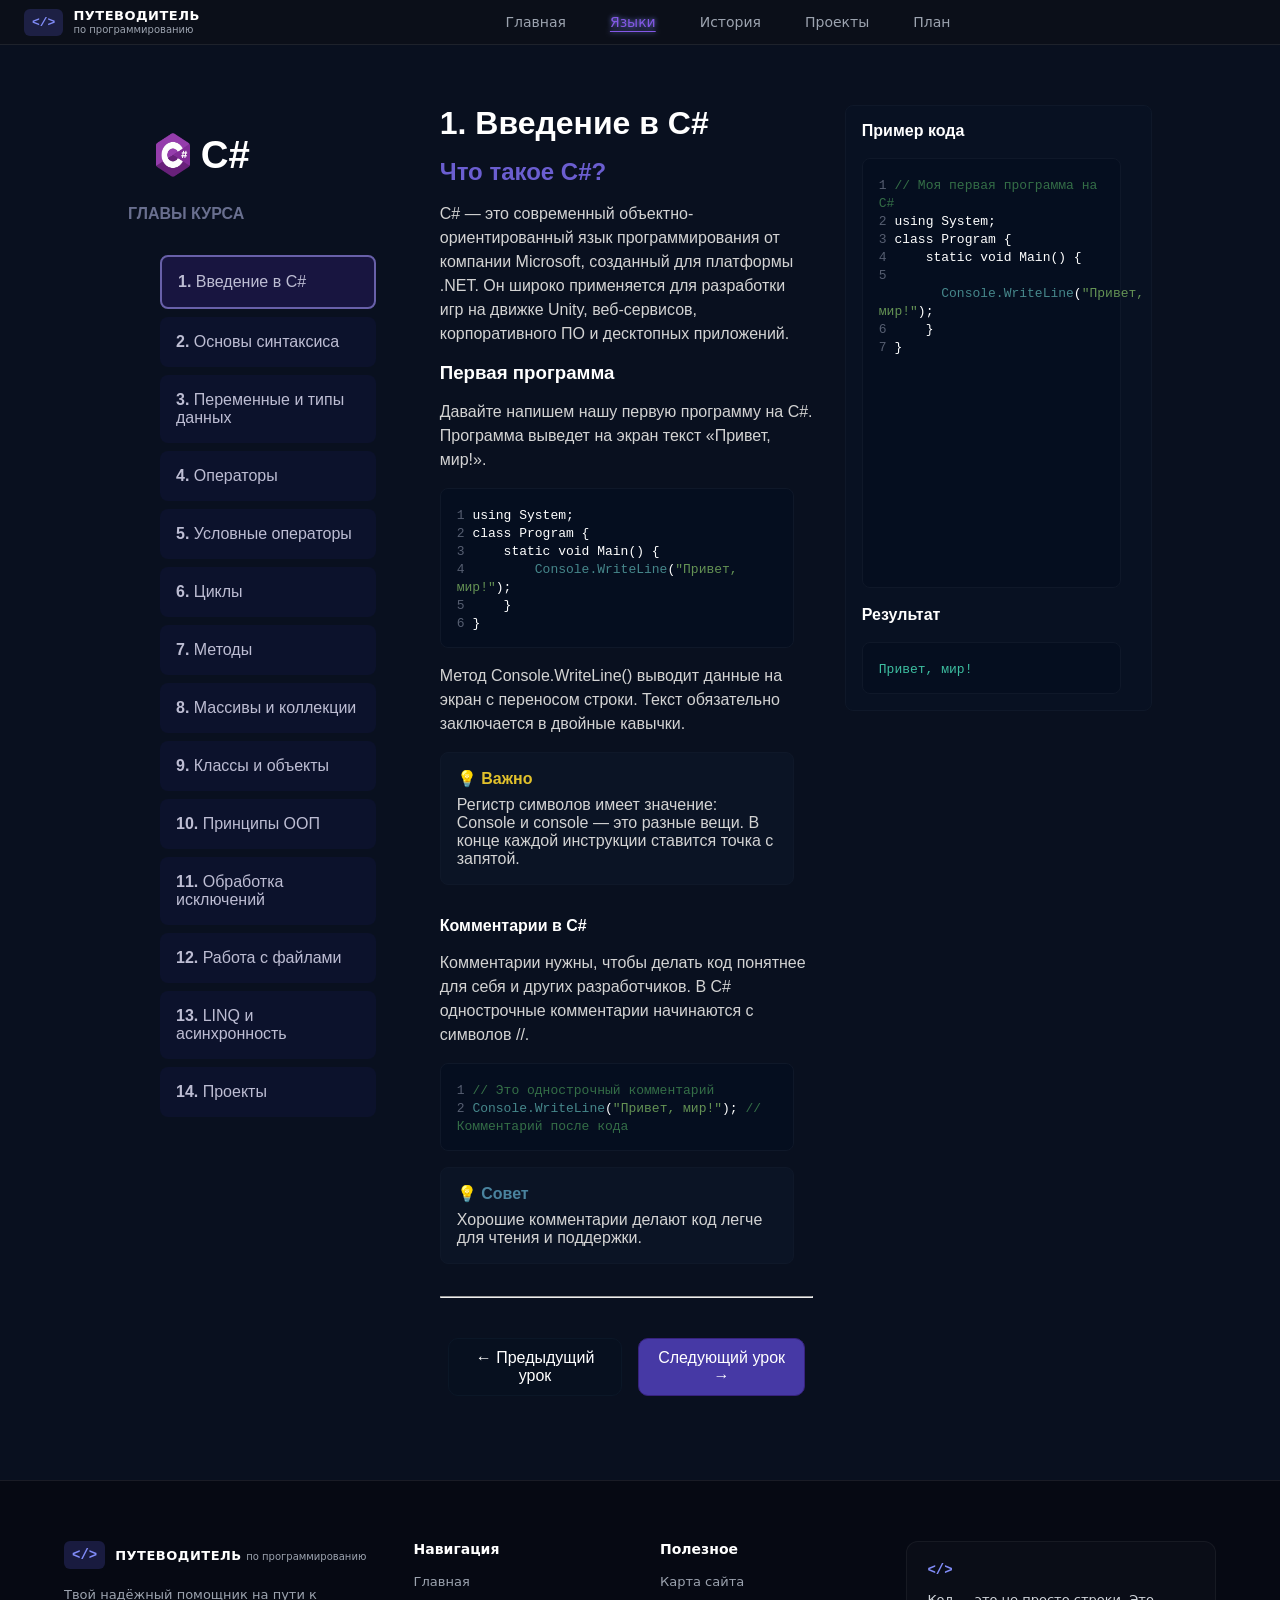
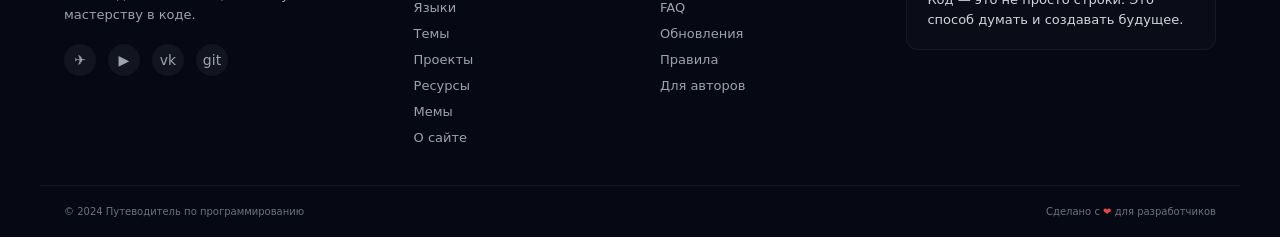
<file: pages/languages/C/C.html>
<!DOCTYPE html>
<html lang="en">
<head>
    <meta charset="UTF-8">
    <meta name="viewport" content="width=device-width, initial-scale=1.0">
    <title>Python</title>
    <link rel="stylesheet" href="/style-a-headerfooter.css">
    <link rel="stylesheet" href="style-m-langpage.css">
</head>
<body>
    <header>
        <a href="#" class="logo">
            <span class="icon">&lt;/&gt;</span>
            <div class="logo-text">
            <strong>ПУТЕВОДИТЕЛЬ</strong>
            <small>по программированию</small>
            </div>
        </a>

        <nav>
            <a href="/index.html">Главная</a>
            <a href="/pages/lang/languages.html" class="active">Языки</a>
            <a href="/pages/history/history.html">История</a>
            <a href="/pages/projects/projects.html">Проекты</a>
            <a href="/pages/lerningplan/plan.html">План</a>
        </nav>

        <div class="actions">
        </div>
    </header>
    <main class="langpage">
    <div class="langleftside">
        <div class="langtitle">
            <img src='C.png'> C#
        </div>
        <h4>ГЛАВЫ КУРСА</h4>
        <ol>
            <li id="thischapter"><b>1.</b> Введение в C#</li>
            <li><b>2.</b> Основы синтаксиса</li>
            <li><b>3.</b> Переменные и типы данных</li>
            <li><b>4.</b> Операторы</li>
            <li><b>5.</b> Условные операторы</li>
            <li><b>6.</b> Циклы</li>
            <li><b>7.</b> Методы</li>
            <li><b>8.</b> Массивы и коллекции</li>
            <li><b>9.</b> Классы и объекты</li>
            <li><b>10.</b> Принципы ООП</li>
            <li><b>11.</b> Обработка исключений</li>
            <li><b>12.</b> Работа с файлами</li>
            <li><b>13.</b> LINQ и асинхронность</li>
            <li><b>14.</b> Проекты</li>
        </ol>
    </div>

    <div class="langmain">
        <h1>1. Введение в C#</h1>
        <h2>Что такое C#?</h2>
        <div class="text">C# — это современный объектно-ориентированный язык программирования от компании Microsoft, созданный для платформы .NET. Он широко применяется для разработки игр на движке Unity, веб-сервисов, корпоративного ПО и десктопных приложений.</div>

        <h3>Первая программа</h3>
        <div class="text">Давайте напишем нашу первую программу на C#.<br>Программа выведет на экран текст «Привет, мир!».</div>
        <div class="codeblock">
            <code><span class="number">1</span> using System;</code><br>
            <code><span class="number">2</span> class Program {</code><br>
            <code><span class="number">3</span> &nbsp;&nbsp;&nbsp;&nbsp;static void Main() {</code><br>
            <code><span class="number">4</span> &nbsp;&nbsp;&nbsp;&nbsp;&nbsp;&nbsp;&nbsp;&nbsp;<span class="print">Console.WriteLine</span>(<span class="string">"Привет, мир!"</span>);</code><br>
            <code><span class="number">5</span> &nbsp;&nbsp;&nbsp;&nbsp;}</code><br>
            <code><span class="number">6</span> }</code>
        </div>
        <div class="text">Метод Console.WriteLine() выводит данные на экран с переносом строки. Текст обязательно заключается в двойные кавычки.</div>

        <div class="advicepoint">
            <div class="adviceyellow">💡 Важно</div>
            Регистр символов имеет значение: Console и console — это разные вещи. В конце каждой инструкции ставится точка с запятой.
        </div>

        <h4>Комментарии в C#</h4>
        <div class="text">Комментарии нужны, чтобы делать код понятнее для себя и других разработчиков. В C# однострочные комментарии начинаются с символов //.</div>
        <div class="codeblock">
            <code><span class="number">1</span> <span class="comment">// Это однострочный комментарий</span></code><br>
            <code><span class="number">2</span> <span class="print">Console.WriteLine</span>(<span class="string">"Привет, мир!"</span>); <span class="comment">// Комментарий после кода</span></code>
        </div>

        <div class="advicepoint">
            <div class="adviceblue">💡 Совет</div>
            Хорошие комментарии делают код легче для чтения и поддержки.
        </div>

        <hr>

        <div class="nextprevbuttons">
            <div class="buttonprev">← Предыдущий урок</div>
            <div class="buttonnext">Следующий урок →</div>
        </div>
    </div>

    <div class="langrightside">
        <div class="codeexample">
            <h4>Пример кода</h4>
            <br>
            <div class="codeblock">
                <code><span class="number">1</span> <span class="comment">// Моя первая программа на C#</span></code><br>
                <code><span class="number">2</span> using System;</code><br>
                <code><span class="number">3</span> class Program {</code><br>
                <code><span class="number">4</span> &nbsp;&nbsp;&nbsp;&nbsp;static void Main() {</code><br>
                <code><span class="number">5</span> &nbsp;&nbsp;&nbsp;&nbsp;&nbsp;&nbsp;&nbsp;&nbsp;<span class="print">Console.WriteLine</span>(<span class="string">"Привет, мир!"</span>);</code><br>
                <code><span class="number">6</span> &nbsp;&nbsp;&nbsp;&nbsp;}</code><br>
                <code><span class="number">7</span> }</code>
                <br><br><br><br><br><br><br><br><br><br><br><br><br>
            </div>
            <br>
            <h4>Результат</h4>
            <br>
            <div class="codeblock">
                <code><span class="output">Привет, мир!</span></code>
            </div>
        </div>
    </div>
</main>
<div class="clear"></div>


    <footer>
        <div>
            <!-- Колонка 1: Логотип и описание -->
            <div>
            <a href="#">
                <span>&lt;/&gt;</span>
                <div>
                <strong>ПУТЕВОДИТЕЛЬ</strong>
                <small>по программированию</small>
                </div>
            </a>
            <p>Твой надёжный помощник на пути к мастерству в коде.</p>
            <div>
                <!-- Иконки соцсетей / ссылок -->
                <a href="#" aria-label="Telegram">✈</a>
                <a href="#" aria-label="YouTube">▶</a>
                <a href="#" aria-label="VK">vk</a>
                <a href="#" aria-label="GitHub">git</a>
            </div>
            </div>

            <!-- Колонка 2: Навигация -->
            <div>
            <h4>Навигация</h4>
            <ul>
                <li><a href="#">Главная</a></li>
                <li><a href="#">Языки</a></li>
                <li><a href="#">Темы</a></li>
                <li><a href="#">Проекты</a></li>
                <li><a href="#">Ресурсы</a></li>
                <li><a href="#">Мемы</a></li>
                <li><a href="#">О сайте</a></li>
            </ul>
            </div>

            <!-- Колонка 3: Полезное -->
            <div>
            <h4>Полезное</h4>
            <ul>
                <li><a href="#">Карта сайта</a></li>
                <li><a href="#">FAQ</a></li>
                <li><a href="#">Обновления</a></li>
                <li><a href="#">Правила</a></li>
                <li><a href="#">Для авторов</a></li>
            </ul>
            </div>

            <!-- Колонка 4: Цитата / Блок справа -->
            <div>
            <blockquote>
                <span>&lt;/&gt;</span>
                <p>Код — это не просто строки. Это способ думать и создавать будущее.</p>
            </blockquote>
            </div>
        </div>

        <!-- Нижняя полоса с копирайтом -->
        <div>
            <small>© 2024 Путеводитель по программированию</small>
            <small>Сделано с <span style="color: #ef4444;">❤</span> для разработчиков</small>
        </div>
    </footer>
</body>
</html>
</file>
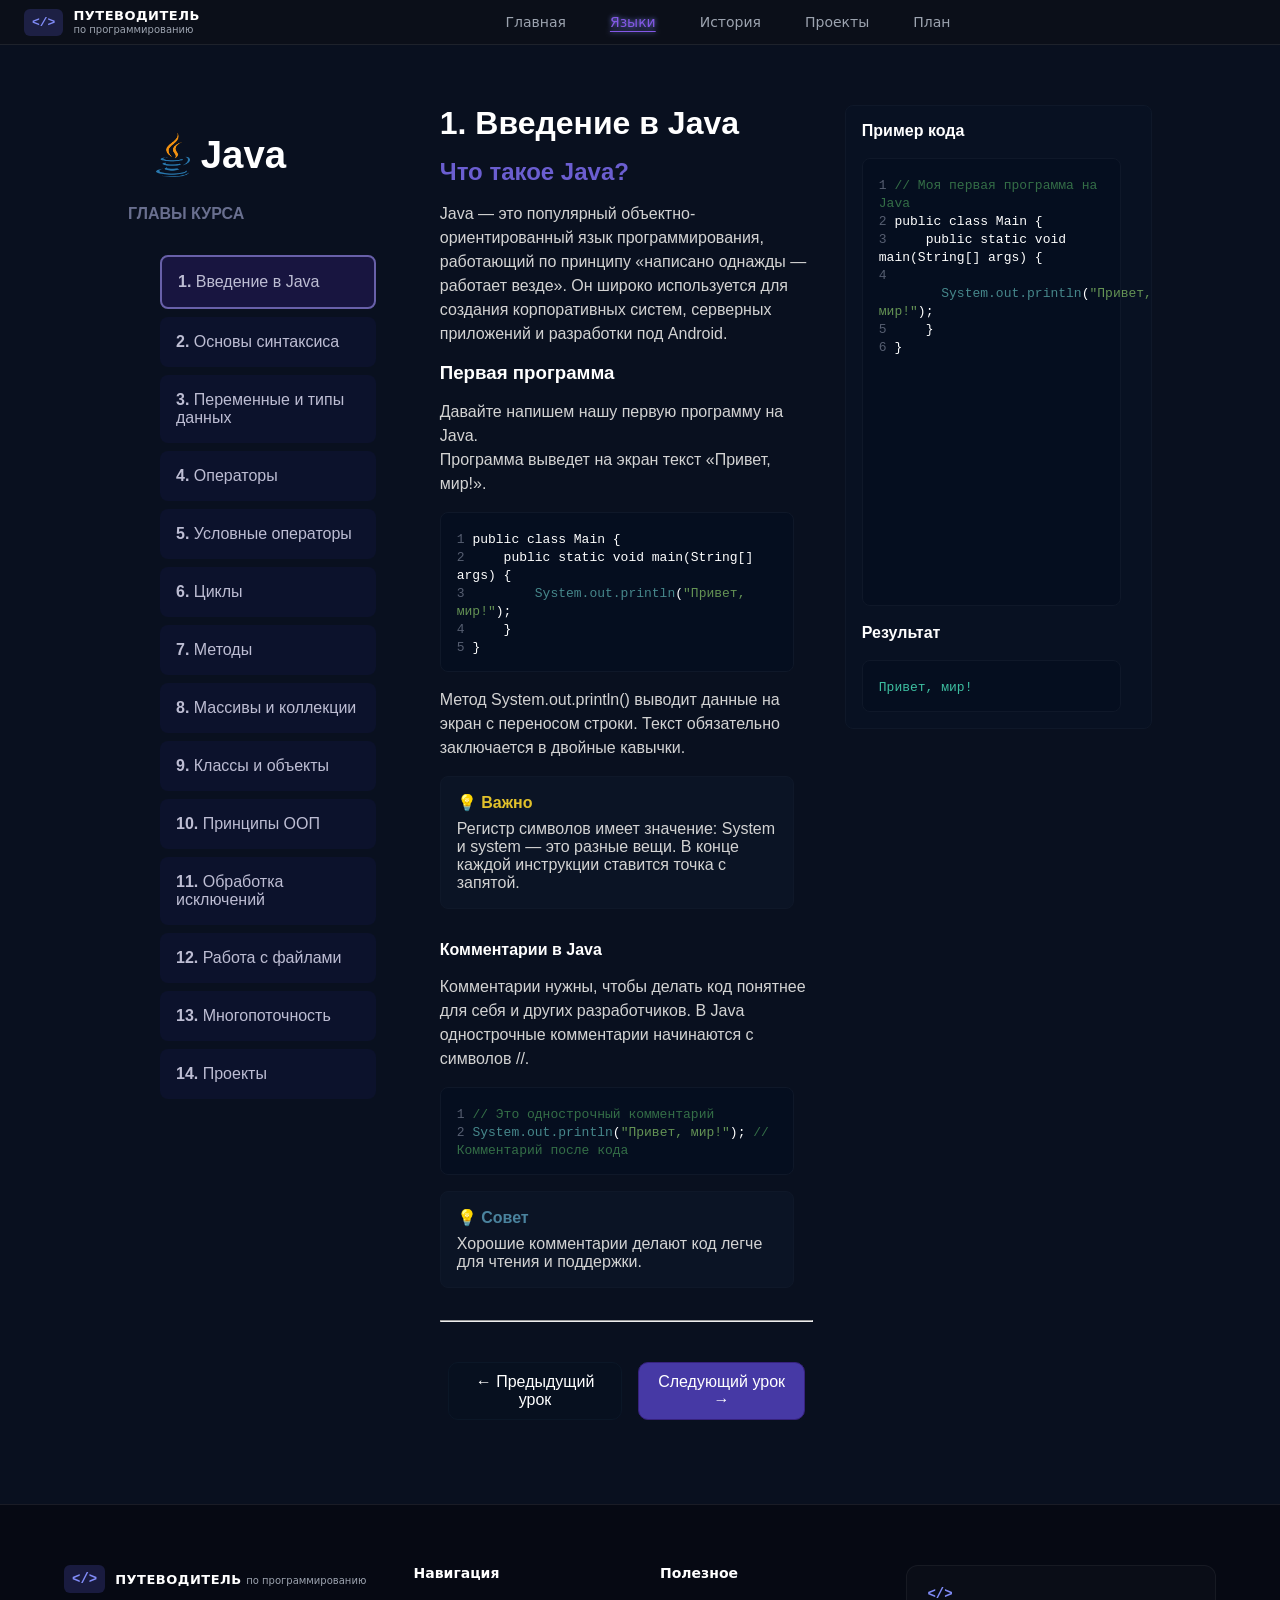
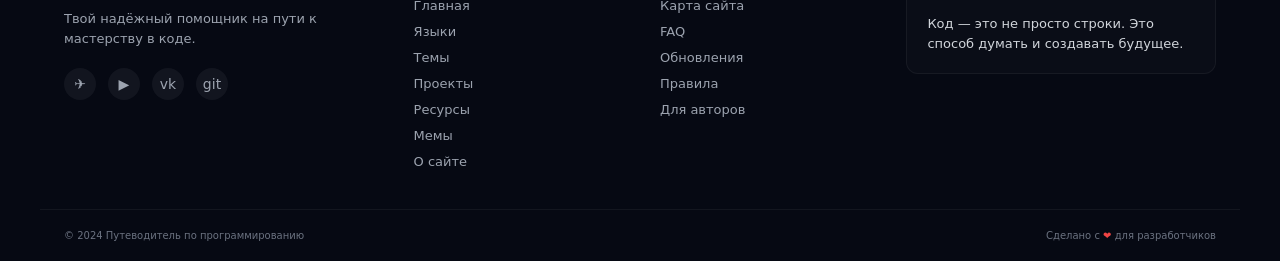
<file: pages/languages/java/java.html>
<!DOCTYPE html>
<html lang="en">
<head>
    <meta charset="UTF-8">
    <meta name="viewport" content="width=device-width, initial-scale=1.0">
    <title>Python</title>
    <link rel="stylesheet" href="/style-a-headerfooter.css">
    <link rel="stylesheet" href="style-m-langpage.css">
</head>
<body>
    <header>
        <a href="#" class="logo">
            <span class="icon">&lt;/&gt;</span>
            <div class="logo-text">
            <strong>ПУТЕВОДИТЕЛЬ</strong>
            <small>по программированию</small>
            </div>
        </a>

        <nav>
            <a href="/index.html">Главная</a>
            <a href="/pages/lang/languages.html" class="active">Языки</a>
            <a href="/pages/history/history.html">История</a>
            <a href="/pages/projects/projects.html">Проекты</a>
            <a href="/pages/lerningplan/plan.html">План</a>
        </nav>

        <div class="actions">
        </div>
    </header>
    <main class="langpage">
    <div class="langleftside">
        <div class="langtitle">
            <img src='java.png'> Java
        </div>
        <h4>ГЛАВЫ КУРСА</h4>
        <ol>
            <li id="thischapter"><b>1.</b> Введение в Java</li>
            <li><b>2.</b> Основы синтаксиса</li>
            <li><b>3.</b> Переменные и типы данных</li>
            <li><b>4.</b> Операторы</li>
            <li><b>5.</b> Условные операторы</li>
            <li><b>6.</b> Циклы</li>
            <li><b>7.</b> Методы</li>
            <li><b>8.</b> Массивы и коллекции</li>
            <li><b>9.</b> Классы и объекты</li>
            <li><b>10.</b> Принципы ООП</li>
            <li><b>11.</b> Обработка исключений</li>
            <li><b>12.</b> Работа с файлами</li>
            <li><b>13.</b> Многопоточность</li>
            <li><b>14.</b> Проекты</li>
        </ol>
    </div>

    <div class="langmain">
        <h1>1. Введение в Java</h1>
        <h2>Что такое Java?</h2>
        <div class="text">Java — это популярный объектно-ориентированный язык программирования, работающий по принципу «написано однажды — работает везде». Он широко используется для создания корпоративных систем, серверных приложений и разработки под Android.</div>

        <h3>Первая программа</h3>
        <div class="text">Давайте напишем нашу первую программу на Java.<br>Программа выведет на экран текст «Привет, мир!».</div>
        <div class="codeblock">
            <code><span class="number">1</span> public class Main {</code><br>
            <code><span class="number">2</span> &nbsp;&nbsp;&nbsp;&nbsp;public static void main(String[] args) {</code><br>
            <code><span class="number">3</span> &nbsp;&nbsp;&nbsp;&nbsp;&nbsp;&nbsp;&nbsp;&nbsp;<span class="print">System.out.println</span>(<span class="string">"Привет, мир!"</span>);</code><br>
            <code><span class="number">4</span> &nbsp;&nbsp;&nbsp;&nbsp;}</code><br>
            <code><span class="number">5</span> }</code>
        </div>
        <div class="text">Метод System.out.println() выводит данные на экран с переносом строки. Текст обязательно заключается в двойные кавычки.</div>

        <div class="advicepoint">
            <div class="adviceyellow">💡 Важно</div>
            Регистр символов имеет значение: System и system — это разные вещи. В конце каждой инструкции ставится точка с запятой.
        </div>

        <h4>Комментарии в Java</h4>
        <div class="text">Комментарии нужны, чтобы делать код понятнее для себя и других разработчиков. В Java однострочные комментарии начинаются с символов //.</div>
        <div class="codeblock">
            <code><span class="number">1</span> <span class="comment">// Это однострочный комментарий</span></code><br>
            <code><span class="number">2</span> <span class="print">System.out.println</span>(<span class="string">"Привет, мир!"</span>); <span class="comment">// Комментарий после кода</span></code>
        </div>

        <div class="advicepoint">
            <div class="adviceblue">💡 Совет</div>
            Хорошие комментарии делают код легче для чтения и поддержки.
        </div>

        <hr>

        <div class="nextprevbuttons">
            <div class="buttonprev">← Предыдущий урок</div>
            <div class="buttonnext">Следующий урок →</div>
        </div>
    </div>

    <div class="langrightside">
        <div class="codeexample">
            <h4>Пример кода</h4>
            <br>
            <div class="codeblock">
                <code><span class="number">1</span> <span class="comment">// Моя первая программа на Java</span></code><br>
                <code><span class="number">2</span> public class Main {</code><br>
                <code><span class="number">3</span> &nbsp;&nbsp;&nbsp;&nbsp;public static void main(String[] args) {</code><br>
                <code><span class="number">4</span> &nbsp;&nbsp;&nbsp;&nbsp;&nbsp;&nbsp;&nbsp;&nbsp;<span class="print">System.out.println</span>(<span class="string">"Привет, мир!"</span>);</code><br>
                <code><span class="number">5</span> &nbsp;&nbsp;&nbsp;&nbsp;}</code><br>
                <code><span class="number">6</span> }</code>
                <br><br><br><br><br><br><br><br><br><br><br><br><br><br>
            </div>
            <br>
            <h4>Результат</h4>
            <br>
            <div class="codeblock">
                <code><span class="output">Привет, мир!</span></code>
            </div>
        </div>
    </div>
</main>
<div class="clear"></div>


    <footer>
        <div>
            <!-- Колонка 1: Логотип и описание -->
            <div>
            <a href="#">
                <span>&lt;/&gt;</span>
                <div>
                <strong>ПУТЕВОДИТЕЛЬ</strong>
                <small>по программированию</small>
                </div>
            </a>
            <p>Твой надёжный помощник на пути к мастерству в коде.</p>
            <div>
                <!-- Иконки соцсетей / ссылок -->
                <a href="#" aria-label="Telegram">✈</a>
                <a href="#" aria-label="YouTube">▶</a>
                <a href="#" aria-label="VK">vk</a>
                <a href="#" aria-label="GitHub">git</a>
            </div>
            </div>

            <!-- Колонка 2: Навигация -->
            <div>
            <h4>Навигация</h4>
            <ul>
                <li><a href="#">Главная</a></li>
                <li><a href="#">Языки</a></li>
                <li><a href="#">Темы</a></li>
                <li><a href="#">Проекты</a></li>
                <li><a href="#">Ресурсы</a></li>
                <li><a href="#">Мемы</a></li>
                <li><a href="#">О сайте</a></li>
            </ul>
            </div>

            <!-- Колонка 3: Полезное -->
            <div>
            <h4>Полезное</h4>
            <ul>
                <li><a href="#">Карта сайта</a></li>
                <li><a href="#">FAQ</a></li>
                <li><a href="#">Обновления</a></li>
                <li><a href="#">Правила</a></li>
                <li><a href="#">Для авторов</a></li>
            </ul>
            </div>

            <!-- Колонка 4: Цитата / Блок справа -->
            <div>
            <blockquote>
                <span>&lt;/&gt;</span>
                <p>Код — это не просто строки. Это способ думать и создавать будущее.</p>
            </blockquote>
            </div>
        </div>

        <!-- Нижняя полоса с копирайтом -->
        <div>
            <small>© 2024 Путеводитель по программированию</small>
            <small>Сделано с <span style="color: #ef4444;">❤</span> для разработчиков</small>
        </div>
    </footer>
</body>
</html>
</file>
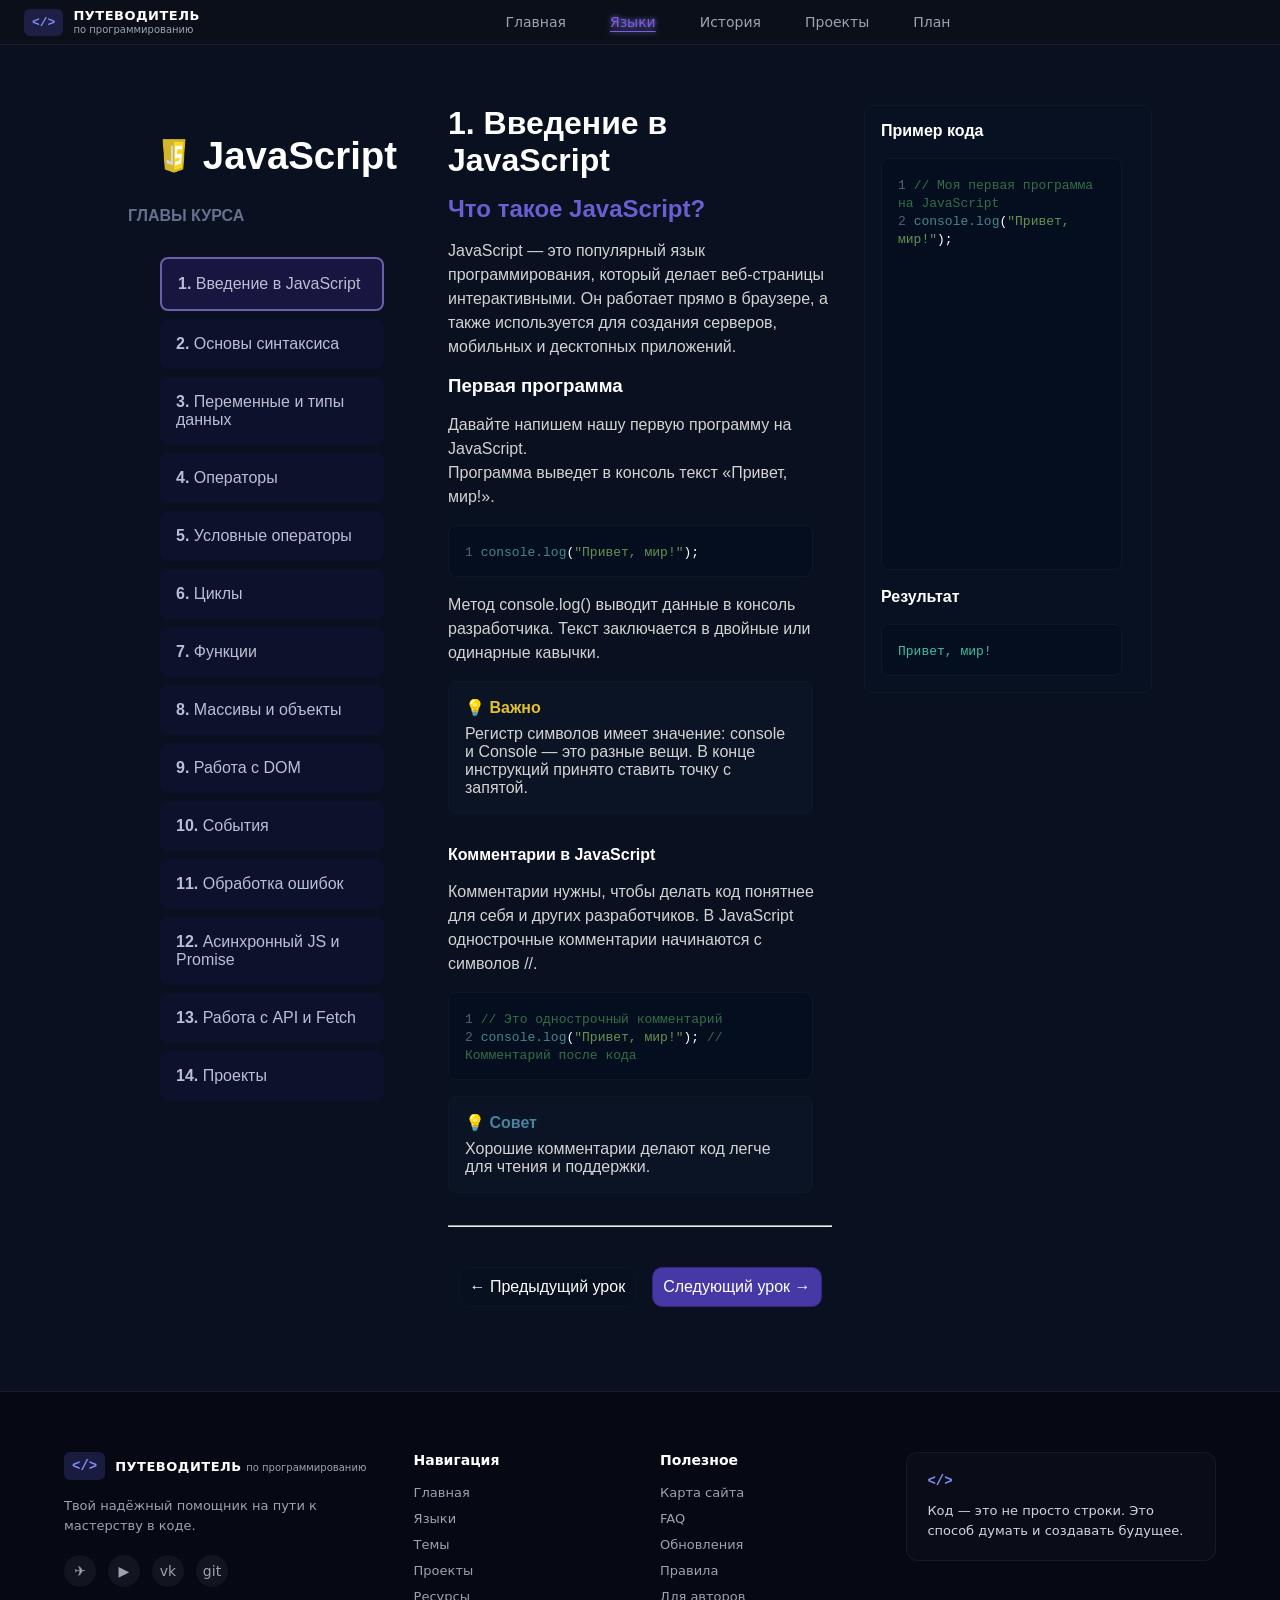
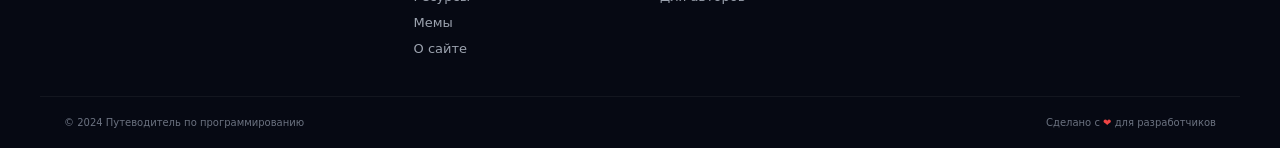
<file: pages/languages/javascript/javascript.html>
<!DOCTYPE html>
<html lang="en">
<head>
    <meta charset="UTF-8">
    <meta name="viewport" content="width=device-width, initial-scale=1.0">
    <title>Python</title>
    <link rel="stylesheet" href="/style-a-headerfooter.css">
    <link rel="stylesheet" href="style-m-langpage.css">
</head>
<body>
    <header>
        <a href="#" class="logo">
            <span class="icon">&lt;/&gt;</span>
            <div class="logo-text">
            <strong>ПУТЕВОДИТЕЛЬ</strong>
            <small>по программированию</small>
            </div>
        </a>

        <nav>
            <a href="/index.html">Главная</a>
            <a href="/pages/lang/languages.html" class="active">Языки</a>
            <a href="/pages/history/history.html">История</a>
            <a href="/pages/projects/projects.html">Проекты</a>
            <a href="/pages/lerningplan/plan.html">План</a>
        </nav>

        <div class="actions">
        </div>
    </header>
    <main class="langpage">
    <div class="langleftside">
        <div class="langtitle">
            <img src='javascript.png'> JavaScript
        </div>
        <h4>ГЛАВЫ КУРСА</h4>
        <ol>
            <li id="thischapter"><b>1.</b> Введение в JavaScript</li>
            <li><b>2.</b> Основы синтаксиса</li>
            <li><b>3.</b> Переменные и типы данных</li>
            <li><b>4.</b> Операторы</li>
            <li><b>5.</b> Условные операторы</li>
            <li><b>6.</b> Циклы</li>
            <li><b>7.</b> Функции</li>
            <li><b>8.</b> Массивы и объекты</li>
            <li><b>9.</b> Работа с DOM</li>
            <li><b>10.</b> События</li>
            <li><b>11.</b> Обработка ошибок</li>
            <li><b>12.</b> Асинхронный JS и Promise</li>
            <li><b>13.</b> Работа с API и Fetch</li>
            <li><b>14.</b> Проекты</li>
        </ol>
    </div>

    <div class="langmain">
        <h1>1. Введение в JavaScript</h1>
        <h2>Что такое JavaScript?</h2>
        <div class="text">JavaScript — это популярный язык программирования, который делает веб-страницы интерактивными. Он работает прямо в браузере, а также используется для создания серверов, мобильных и десктопных приложений.</div>

        <h3>Первая программа</h3>
        <div class="text">Давайте напишем нашу первую программу на JavaScript.<br>Программа выведет в консоль текст «Привет, мир!».</div>
        <div class="codeblock">
            <code><span class="number">1</span> <span class="print">console.log</span>(<span class="string">"Привет, мир!"</span>);</code>
        </div>
        <div class="text">Метод console.log() выводит данные в консоль разработчика. Текст заключается в двойные или одинарные кавычки.</div>

        <div class="advicepoint">
            <div class="adviceyellow">💡 Важно</div>
            Регистр символов имеет значение: console и Console — это разные вещи. В конце инструкций принято ставить точку с запятой.
        </div>

        <h4>Комментарии в JavaScript</h4>
        <div class="text">Комментарии нужны, чтобы делать код понятнее для себя и других разработчиков. В JavaScript однострочные комментарии начинаются с символов //.</div>
        <div class="codeblock">
            <code><span class="number">1</span> <span class="comment">// Это однострочный комментарий</span></code><br>
            <code><span class="number">2</span> <span class="print">console.log</span>(<span class="string">"Привет, мир!"</span>); <span class="comment">// Комментарий после кода</span></code>
        </div>

        <div class="advicepoint">
            <div class="adviceblue">💡 Совет</div>
            Хорошие комментарии делают код легче для чтения и поддержки.
        </div>

        <hr>

        <div class="nextprevbuttons">
            <div class="buttonprev">← Предыдущий урок</div>
            <div class="buttonnext">Следующий урок →</div>
        </div>
    </div>

    <div class="langrightside">
        <div class="codeexample">
            <h4>Пример кода</h4>
            <br>
            <div class="codeblock">
                <code><span class="number">1</span> <span class="comment">// Моя первая программа на JavaScript</span></code><br>
                <code><span class="number">2</span> <span class="print">console.log</span>(<span class="string">"Привет, мир!"</span>);</code>
                <br><br><br><br><br><br><br><br><br><br><br><br><br><br><br><br><br><br>
            </div>
            <br>
            <h4>Результат</h4>
            <br>
            <div class="codeblock">
                <code><span class="output">Привет, мир!</span></code>
            </div>
        </div>
    </div>
</main>
<div class="clear"></div>

    <footer>
        <div>
            <!-- Колонка 1: Логотип и описание -->
            <div>
            <a href="#">
                <span>&lt;/&gt;</span>
                <div>
                <strong>ПУТЕВОДИТЕЛЬ</strong>
                <small>по программированию</small>
                </div>
            </a>
            <p>Твой надёжный помощник на пути к мастерству в коде.</p>
            <div>
                <!-- Иконки соцсетей / ссылок -->
                <a href="#" aria-label="Telegram">✈</a>
                <a href="#" aria-label="YouTube">▶</a>
                <a href="#" aria-label="VK">vk</a>
                <a href="#" aria-label="GitHub">git</a>
            </div>
            </div>

            <!-- Колонка 2: Навигация -->
            <div>
            <h4>Навигация</h4>
            <ul>
                <li><a href="#">Главная</a></li>
                <li><a href="#">Языки</a></li>
                <li><a href="#">Темы</a></li>
                <li><a href="#">Проекты</a></li>
                <li><a href="#">Ресурсы</a></li>
                <li><a href="#">Мемы</a></li>
                <li><a href="#">О сайте</a></li>
            </ul>
            </div>

            <!-- Колонка 3: Полезное -->
            <div>
            <h4>Полезное</h4>
            <ul>
                <li><a href="#">Карта сайта</a></li>
                <li><a href="#">FAQ</a></li>
                <li><a href="#">Обновления</a></li>
                <li><a href="#">Правила</a></li>
                <li><a href="#">Для авторов</a></li>
            </ul>
            </div>

            <!-- Колонка 4: Цитата / Блок справа -->
            <div>
            <blockquote>
                <span>&lt;/&gt;</span>
                <p>Код — это не просто строки. Это способ думать и создавать будущее.</p>
            </blockquote>
            </div>
        </div>

        <!-- Нижняя полоса с копирайтом -->
        <div>
            <small>© 2024 Путеводитель по программированию</small>
            <small>Сделано с <span style="color: #ef4444;">❤</span> для разработчиков</small>
        </div>
    </footer>
</body>
</html>
</file>
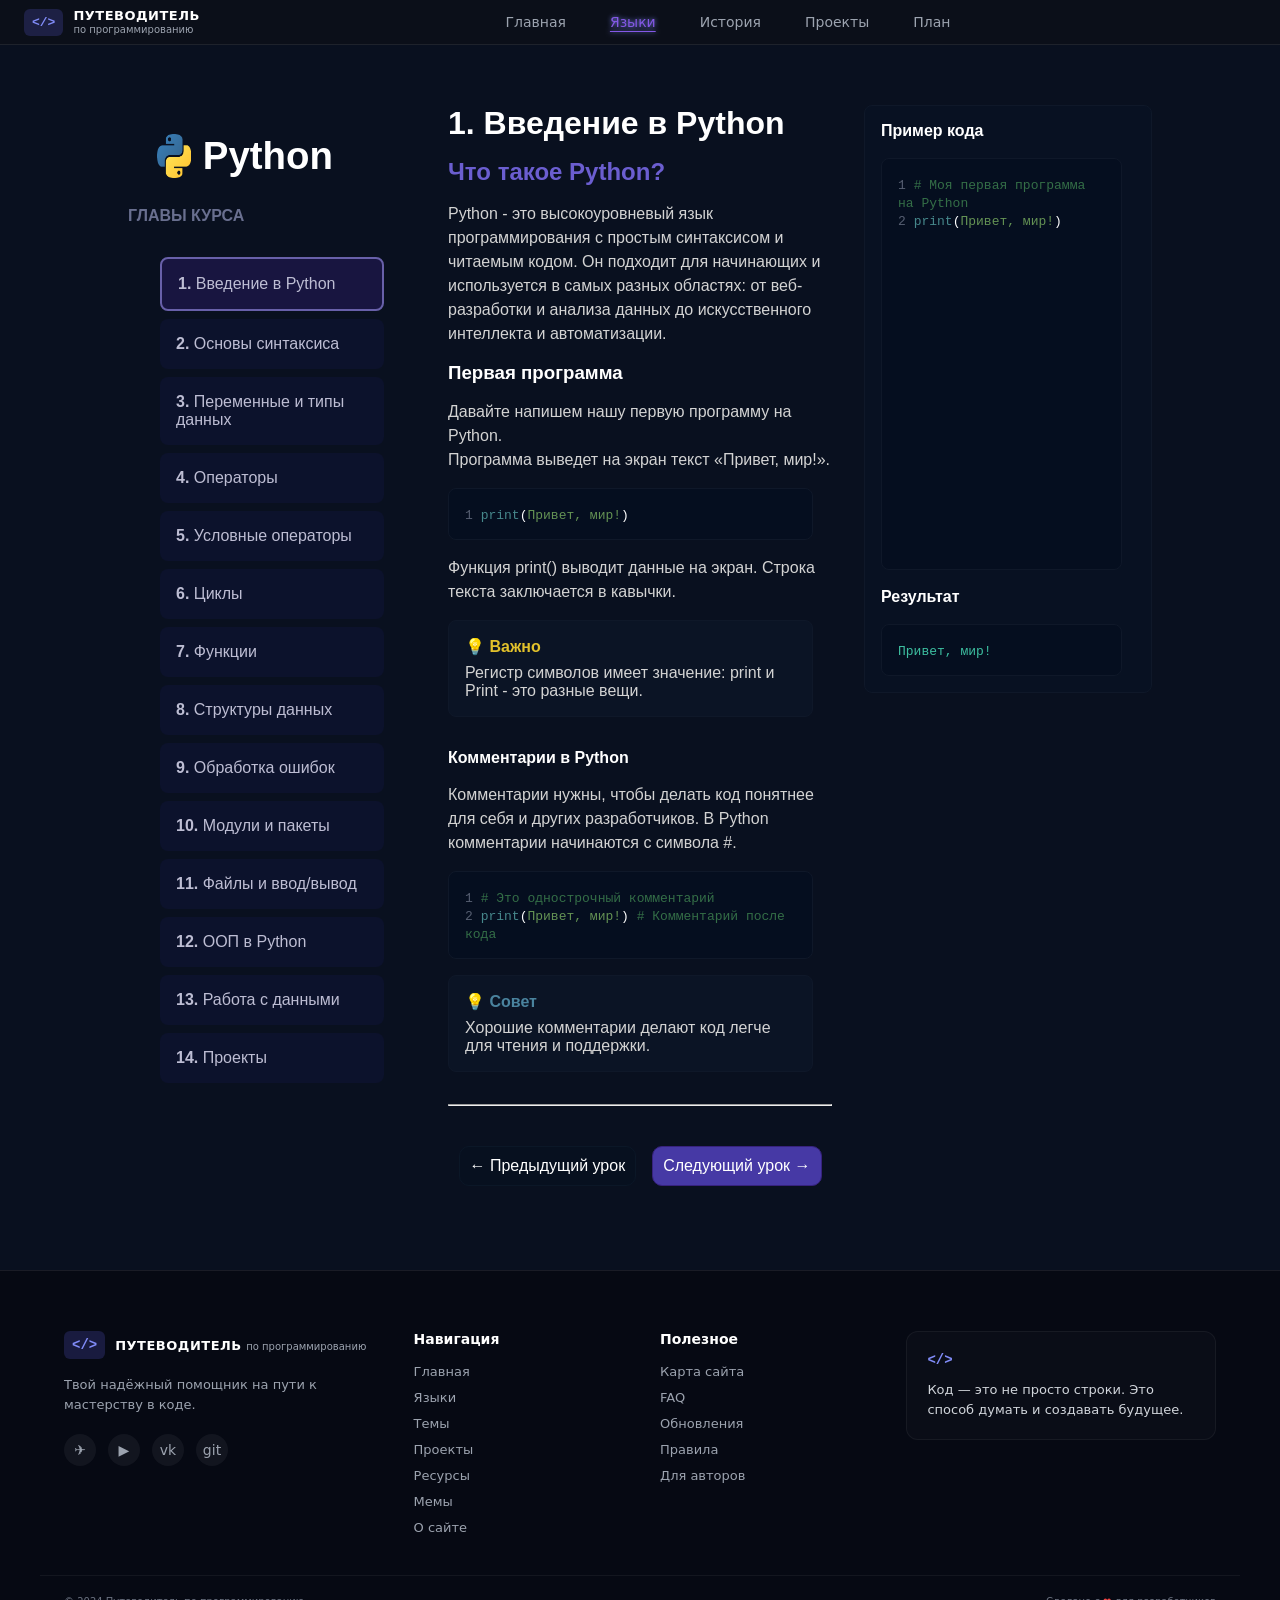
<file: pages/languages/langpythonpage/langpython.html>
<!DOCTYPE html>
<html lang="en">
<head>
    <meta charset="UTF-8">
    <meta name="viewport" content="width=device-width, initial-scale=1.0">
    <title>Python</title>
    <link rel="stylesheet" href="/style-a-headerfooter.css">
    <link rel="stylesheet" href="style-m-langpage.css">
</head>
<body>
    <header>
        <a href="#" class="logo">
            <span class="icon">&lt;/&gt;</span>
            <div class="logo-text">
            <strong>ПУТЕВОДИТЕЛЬ</strong>
            <small>по программированию</small>
            </div>
        </a>

        <nav>
            <a href="/index.html">Главная</a>
            <a href="/pages/lang/languages.html" class="active">Языки</a>
            <a href="/pages/history/history.html">История</a>
            <a href="/pages/projects/projects.html">Проекты</a>
            <a href="/pages/lerningplan/plan.html">План</a>
        </nav>

        <div class="actions">
        </div>
    </header>
    <main class="langpage">
        <div class="langleftside">
            <div class="langtitle">
                <img src='python.png'>
                Python
            </div>
            <h4>ГЛАВЫ КУРСА</h4>
            <ol>
                <li id="thischapter"><b>1.</b> Введение в Python</li>
                <li><b>2.</b> Основы синтаксиса</li>
                <li><b>3.</b> Переменные и типы данных</li>
                <li><b>4.</b> Операторы</li>
                <li><b>5.</b> Условные операторы</li>
                <li><b>6.</b> Циклы</li>
                <li><b>7.</b> Функции</li>
                <li><b>8.</b> Структуры данных</li>
                <li><b>9.</b> Обработка ошибок</li>
                <li><b>10.</b> Модули и пакеты</li>
                <li><b>11.</b> Файлы и ввод/вывод</li>
                <li><b>12.</b> ООП в Python</li>
                <li><b>13.</b> Работа с данными</li>
                <li><b>14.</b> Проекты</li>
                
            </ol>
        </div>
        <div class="langmain">
            <h1>1. Введение в Python</h1>
            <h2>Что такое Python?</h2>
            <div class="text">Python - это высокоуровневый язык программирования с простым синтаксисом и читаемым кодом. Он подходит для начинающих и используется в самых разных областях: от веб-разработки и анализа данных до искусственного интеллекта и автоматизации.</div>

            <h3>Первая программа</h3>
            <div class="text">Давайте напишем нашу первую программу на Python.<br>Программа выведет на экран текст «Привет, мир!».</div>
            <div class="codeblock">
                <code><span class="number">1</span> <span class="print">print</span>(<span class="string">Привет, мир!</span>)</code>
            </div>
            <div class="text">Функция print() выводит данные на экран. Строка текста заключается в кавычки.</div>
            <div class="advicepoint">
                <div class="adviceyellow">💡 Важно</div>
                Регистр символов имеет значение: print и Print - это разные вещи. 
            </div>
            <h4>Комментарии в Python</h4>
            <div class="text">Комментарии нужны, чтобы делать код понятнее для себя и других разработчиков. В Python комментарии начинаются с символа #.</div>
            <div class="codeblock">
                <code><span class="number">1</span> <span class="comment"># Это однострочный комментарий</span></code>
                <br>
                <code><span class="number">2</span> <span class="print">print</span>(<span class="string">Привет, мир!</span>) <span class="comment"># Комментарий после кода</span></code>
            </div>
            <div class="advicepoint">
                <div class="adviceblue">💡 Совет</div>
                Хорошие комментарии делают код легче для чтения и поддержки.
            </div>
            <hr>
            <div class="nextprevbuttons">
                <div class="buttonprev">← Предыдущий урок</div>
                <div class="buttonnext">Следующий урок →</div>
            </div>
        </div>
        <div class="langrightside">
            <div class="codeexample">
                <h4>Пример кода</h4>
                <br>
                <div class="codeblock">
                <code><span class="number">1</span> <span class="comment"># Моя первая программа на Python</span></code>
                <br>
                <code><span class="number">2</span> <span class="print">print</span>(<span class="string">Привет, мир!</span>)</code>
                <br><br><br><br><br><br><br><br><br><br><br><br><br><br><br><br><br><br><br>
            </div>
            <br>
            <h4>Результат</h4>
                <br>
                <div class="codeblock">
                <code><span class="output">Привет, мир!</span></code>
            </div>
        </div>
    </main>
    <div class="clear"></div>
    <footer>
        <div>
            <!-- Колонка 1: Логотип и описание -->
            <div>
            <a href="#">
                <span>&lt;/&gt;</span>
                <div>
                <strong>ПУТЕВОДИТЕЛЬ</strong>
                <small>по программированию</small>
                </div>
            </a>
            <p>Твой надёжный помощник на пути к мастерству в коде.</p>
            <div>
                <!-- Иконки соцсетей / ссылок -->
                <a href="#" aria-label="Telegram">✈</a>
                <a href="#" aria-label="YouTube">▶</a>
                <a href="#" aria-label="VK">vk</a>
                <a href="#" aria-label="GitHub">git</a>
            </div>
            </div>

            <!-- Колонка 2: Навигация -->
            <div>
            <h4>Навигация</h4>
            <ul>
                <li><a href="#">Главная</a></li>
                <li><a href="#">Языки</a></li>
                <li><a href="#">Темы</a></li>
                <li><a href="#">Проекты</a></li>
                <li><a href="#">Ресурсы</a></li>
                <li><a href="#">Мемы</a></li>
                <li><a href="#">О сайте</a></li>
            </ul>
            </div>

            <!-- Колонка 3: Полезное -->
            <div>
            <h4>Полезное</h4>
            <ul>
                <li><a href="#">Карта сайта</a></li>
                <li><a href="#">FAQ</a></li>
                <li><a href="#">Обновления</a></li>
                <li><a href="#">Правила</a></li>
                <li><a href="#">Для авторов</a></li>
            </ul>
            </div>

            <!-- Колонка 4: Цитата / Блок справа -->
            <div>
            <blockquote>
                <span>&lt;/&gt;</span>
                <p>Код — это не просто строки. Это способ думать и создавать будущее.</p>
            </blockquote>
            </div>
        </div>

        <!-- Нижняя полоса с копирайтом -->
        <div>
            <small>© 2024 Путеводитель по программированию</small>
            <small>Сделано с <span style="color: #ef4444;">❤</span> для разработчиков</small>
        </div>
    </footer>
</body>
</html>
</file>
<file: pages/history/style-n.css>
body{
    margin:0px;
    padding:0px;
    font-family: Arial, Helvetica, sans-serif;
}
.text{
    color: white;
    font-weight: bold;
    padding-bottom: 0.2em;
}
.div1 {
    display: flex;
    flex-direction: column;
    justify-content: space-between;
}
.div-content{
    display: flex;
    flex-direction: column;
    gap: 1em;
}
.div1-right-item{
    padding-top: 2em;
    display: flex;
    flex-direction: column;

}
.div1-item{
    align-items: center;
    vertical-align: middle;
    /* display:flex;
    flex-direction: column; */
    /* justify-content: start; */
    /* text-align: center; */
}
.div1-start{
    display:flex;
    flex-direction: column;
    justify-content: center;
    text-align: center;
    align-items: center;
}
.div1-right {
    width: 100%;
    display: grid; 
    grid-template-columns: 60px 1fr; /* Фиксированная ширина для иконки и резиновая для текста (в сумме не превышает 100%) */
    gap: 1.5em 1em; /* Отступы между строками и колонками */
    align-items: start; /* Выравнивает иконку по верхнему краю заголовка */
    position: relative; 
    padding-bottom: 100px /* Отступ снизу, чтобы абсолютная кнопка не перекрывала контент */
}
.div1-right > div{
    display: flex;
    gap: 1em;
}
.div1-icon {
    margin: 1em;
    width: 50px; 
    height: 50px;
}
.div1-icon img {
    width: 100%;
    height: 100%;
    object-fit: contain;
    filter: brightness(5);
}
.div2{
    display:grid;
    grid-template-columns: 1fr 5fr 1.5fr;
    background-color: #0e1d3d;
    border: 1px solid #1a4092;
    border-radius: 20px;
    /* margin:40px; */
    /* height:500px; */
}
.div3{
    background-color: #1d325e;
     color:#6e81aa;
     padding:10px;
     border-radius: 10px;
}
.button {
    position: absolute;
    bottom: 15px;
    right: 15px; 
    color: rgb(185, 87, 185); 
    border: 1px solid rgb(185, 87, 185); 
    border-radius: 10px;
}
.button span {
    padding: 10px 20px; 
    cursor: pointer;
    display: block;
}
.button:hover{
    background-color: rgb(185, 87, 185);
    color:white;
}

main
{
    padding-left: 10%;
    padding-right: 10%;
    gap: 2em;
}
h1{
    font-size: 2em;
}
p, li, span{
    font-size: 1em;
}


.tags{
    display: flex;
    gap: 1em;
}

.intro-history{
    height: 30vh;
    display: flex;
    justify-content: space-between;
}

.intro-history-text{
    width: 50%;
    display: flex;
    flex-direction: column;
}
.intro-history-img{
    position: relative;
    width: 100%;

    /* top:10vh */
}
.intro-history-img div{
    height: 30vh;
    top: 0px;
    position: absolute;
    right: 0px;
    /* z-index: -1; */
}
.intro-history-img img{
    height: 100%;
    width: auto;
}
.forimg{
    width:50%;
}
.forimg img{
    width:100%;
    height:auto;
}

.divs{
    display: flex;
    justify-content: center;
    flex-direction: column;
    gap: 1em;
}
</file>
<file: style-a-headerfooter.css>
* {
  margin: 0;
  padding: 0;
  box-sizing: border-box; /* Рекомендуется всегда добавлять для удобного расчета ширины */
}

/* 2. Шапка сайта (возвращаем внутренние отступы контейнера) */
header {
  position: fixed;
  z-index: 10;
  top:0px;
  display: flex;
  align-items: center;
  justify-content: space-between;
  padding: 12px 24px; /* Внутренние отступы шапки сверху/снизу и по бокам */
  background-color: #0b0f19;
  color: #ffffff;
  font-family: system-ui, -apple-system, sans-serif;
  border-bottom: 1px solid rgba(255, 255, 255, 0.08);
  height: 5vh;
  width: 100%;
}

main{
  /* background-color: #8558e7; */
  margin-top: 5vh;
  margin-bottom: 1em;
}

/* Логотип */
.logo {
  display: flex;
  align-items: center;
  gap: 10px; /* Отступ между иконкой и текстом логотипа */
  text-decoration: none;
  color: #ffffff;
}

.logo span {
  background-color: rgba(99, 102, 241, 0.2);
  color: #818cf8;
  padding: 6px 8px; /* Внутренний отступ иконки `</>` */
  border-radius: 6px;
  font-weight: bold;
  font-family: monospace;
}

header > a div {
  display: flex;
  flex-direction: column;
  line-height: 1.1;
}

header > a strong {
  font-size: 13px;
  letter-spacing: 0.5px;
  text-transform: uppercase;
}

header > a small {
  font-size: 10px;
  color: #9ca3af;
}

header nav {
  display: flex;
  gap: 20px; 
}

header nav a {
  color: #9ca3af;
  text-decoration: none;
  font-size: 14px;
  padding: 6px 12px; 
  border-radius: 6px;
  transition: all 0.2s ease;
}

header nav a:hover {
  color: #ffffff;
}

header nav a[class*="active"] {
  /* color: #ffffff; */
  color: #8558e7;
  text-shadow: 0 0px 5px #818cf8;
  text-decoration: underline;
  text-underline-offset: 4px;
}

/* Блок с кнопками действий (Поиск и Тема) */
header > div {
  display: flex;
  gap: 12px; 
}

header > div button {
  background: transparent;
  border: none;
  color: #9ca3af;
  cursor: pointer;
  padding: 6px; 
  display: flex;
  align-items: center;
  justify-content: center;
  border-radius: 50%;
  transition: color 0.2s ease;
}

header > div button:hover {
  color: #ffffff;
}

footer {
  background-color: #060913;
  color: #9ca3af;
  font-family: system-ui, -apple-system, sans-serif;
  font-size: 14px;
  border-top: 1px solid rgba(255, 255, 255, 0.08);
}

/* Верхняя сетка с колонками */
footer > div:first-child {
  max-width: 1200px;
  margin: 0 auto;
  padding: 60px 24px 40px;
  display: grid;
  grid-template-columns: 1.5fr 1fr 1fr 1.5fr;
  gap: 40px;
}

/* --- Колонка 1: Логотип и описание --- */
footer > div:first-child > div:nth-child(1) {
  display: flex;
  flex-direction: column;
  gap: 16px;
}

footer > div:first-child > div:nth-child(1) > a:first-child {
  display: flex;
  align-items: center;
  gap: 10px;
  text-decoration: none;
  color: #ffffff;
}

footer > div:first-child > div:nth-child(1) span {
  background-color: rgba(99, 102, 241, 0.2);
  color: #818cf8;
  padding: 6px 8px;
  border-radius: 6px;
  font-weight: bold;
  font-family: monospace;
}

footer > div:first-child > div:nth-child(1) div div {
  display: flex;
  flex-direction: column;
  line-height: 1.1;
}

footer > div:first-child > div:nth-child(1) strong {
  font-size: 13px;
  letter-spacing: 0.5px;
  text-transform: uppercase;
}

footer > div:first-child > div:nth-child(1) small {
  font-size: 10px;
  color: #9ca3af;
}

footer > div:first-child > div:nth-child(1) p {
  font-size: 13px;
  line-height: 1.5;
  color: #9ca3af;
}

/* Иконки соцсетей в первой колонке */
footer > div:first-child > div:nth-child(1) > div:last-child {
  display: flex;
  gap: 12px;
  margin-top: 4px;
}

footer > div:first-child > div:nth-child(1) > div:last-child a {
  width: 32px;
  height: 32px;
  background-color: rgba(255, 255, 255, 0.05);
  display: flex;
  align-items: center;
  justify-content: center;
  border-radius: 50%;
  color: #9ca3af;
  text-decoration: none;
  transition: all 0.2s ease;
}

footer > div:first-child > div:nth-child(1) > div:last-child a:hover {
  background-color: #4f46e5;
  color: #ffffff;
}

/* --- Колонки 2 и 3: Списки навигации --- */
footer h4 {
  color: #ffffff;
  font-size: 14px;
  font-weight: 600;
  margin-bottom: 16px;
}

footer ul {
  list-style: none; /* Убираем точки у списков (поскольку глобально делали сброс) */
  display: flex;
  flex-direction: column;
  gap: 10px;
}

footer ul a {
  color: #9ca3af;
  text-decoration: none;
  font-size: 13px;
  transition: color 0.2s ease;
}

footer ul a:hover {
  color: #ffffff;
}

/* --- Колонка 4: Цитата справа --- */
footer blockquote {
  background-color: rgba(255, 255, 255, 0.02);
  border: 1px solid rgba(255, 255, 255, 0.05);
  padding: 20px;
  border-radius: 12px;
  display: flex;
  flex-direction: column;
  gap: 12px;
}

footer blockquote span {
  color: #818cf8;
  font-family: monospace;
  font-weight: bold;
}

footer blockquote p {
  font-size: 13px;
  line-height: 1.5;
  color: #d1d5db;
}

/* --- Нижняя полоса с копирайтом --- */
footer > div:last-child {
  max-width: 1200px;
  margin: 0 auto;
  padding: 20px 24px;
  border-top: 1px solid rgba(255, 255, 255, 0.05);
  display: flex;
  justify-content: space-between;
  align-items: center;
  font-size: 12px;
  color: #6b7280;
}
</file>
<file: pages/lang/style-m-languages.css>
* {
    margin: 0;
    padding: 0;
    box-sizing: border-box;
}

body {
    background-color: #09101f;
    color: white;
    font-family: sans-serif;
}

.langbody
{
    padding-left: 10%;
    padding-right: 10%;
    gap: 2em;
}

.language {
    display:inline-flex;
    background-color: #061222;
    border: 1px solid #1a4092;
    border-radius: 20px;
    width:100%;
    padding:16px;
    margin: 16px;
}

.langicon{
    width:10%;
}
.langicon img{
    margin: 10%;
    max-width:80%;
    max-height: 150px;
    height:auto;
}
.langinfo{
    width:25%;
}
.langinfo h2{
    margin-top: 10%;
    margin-bottom: 10%;
    color:#6B5ED0;
}
.langinfo h4{
    color:#D3D3D3;
}


.langdesc{
    width:50%;
    padding:16px;
    color:#D3D3D3;
}
.langdesc .tags{
    display: flex;
    margin-top: 16px;
}

.langdesc .tags .tag{
    background-color: #111C30;
    border-radius: 5px;
    padding:8px;
    margin-right: 8px;
}

@media (max-width:1200px){
    .langdesc .tags{
        flex-direction: column;
        
}
.langdesc .tags .tag{
    margin-top: 8px;
}
}

.langdesc .for{
    margin-top: 16px;
    background-color: #111C30;
    border-radius: 8px;
    padding:8px;
}

.langbutton{
    width:15%;
    display:flex;
    justify-content: center;
    flex-direction: column;
}
.langbutton div{
    margin: 8px;
}

.langbutton .button{
    background-color: #4639A5;
    border-radius:10px;
    width: 80%;
    padding: 10px;
    text-align: center;
    border: 1px #37227D solid;
}
.langbutton .button:hover{
    background-color: #382d8d;
    cursor:pointer;
}

.langbutton .button2{
    background-color: #07101F;
    border-radius:10px;
    width: 80%;
    padding: 10px;
    text-align: center;
    border: 1px #0B1727 solid;
}
.langbutton .button2:hover{
    background-color: #080e1d;
    cursor:pointer;
}

h1 {
    font-size: 2em;
}
p, li{
    font-size: 1em;
}

.langbutton a{
    color: #FFFFFF;
    text-decoration: none;
}
</file>
<file: pages/languages/c++/style-m-langpage.css>
* {
    margin: 0;
    padding: 0;
    box-sizing: border-box;
}

body {
    background-color: #09101f;
    color: white;
    font-family: sans-serif;
}

.langpage
{
    padding:60px;
    display:flex;
    padding-left: 10%;
    padding-right: 10%;
    gap: 2em;
}

.langpage .langleftside{
    width: 30%;
}

.langtitle{
    margin: 10%;
    font-weight: bold;
    font-size: 3vw;
    display: flex;
}
.langtitle img{
    
    max-width:15%;
    height:auto;
    margin-right:5%;
}

.langleftside h4{
    color: #696F8F;
}

.langleftside ol{
    margin: 32px;
}
.langleftside ol li{
    font-size: 16px;
    padding: 16px;
    background-color: #0C122C;
    color: #bdbdd3;
    border-radius: 8px;
    margin-top: 8px;
    list-style: none;
    cursor: pointer;
}
#thischapter{
    background-color: #181540;
    border: 2px #6860A9 solid;
}




.langpage .langmain{
    width: 40%;
}

.langmain h2{
    margin-top: 16px;
    margin-bottom: 16px;
    color:#6B5ED0;
}
.langmain .text{
    margin-top: 16px;
    margin-bottom: 16px;
    color:#D3D3D3;
    line-height: 24px;
}

.codeblock{
    background-color: #050E1F;
    border: 1px solid #0F1829;
    padding:16px;
    width:95%;
    border-radius: 8px;
}

.number{
    color:#565E71;
}
.print{
    color:#46878B;
}
.string{
    color:#649254;
}
.comment{
    color:#346e47;
}
.output{
    color:#3DBEA0;
}

.advicepoint{
    background-color: #0B1425;
    border: 1px solid #0F1829;
    padding:16px;
    width:95%;
    border-radius: 8px;
    margin-top: 16px;
    margin-bottom: 32px;
    color:#D3D3D3;
}
.advicepoint .adviceyellow{
    font-weight: bold;
    color:#E2C12B;
    margin-bottom: 8px;
}
.advicepoint .adviceblue{
    font-weight: bold;
    color:#4A839E;
    margin-bottom: 8px;
}

.langmain hr{
    color:#0F1829;
}

.langpage .langrightside{
    width: 30%;
}

.codeexample{
    position: sticky;
    top:10vh;
    border: 1px solid #0F1829;
    padding:16px;
    width:100%;
    border-radius: 8px;
    background-color: #081122;
}

.nextprevbuttons{
    display:flex;
    justify-content: center;
    margin-top: 32px;

}
.nextprevbuttons div{
    margin: 8px;
}

.nextprevbuttons .buttonnext{
    background-color: #4639A5;
    border-radius:10px;
    padding: 10px;
    text-align: center;
    border: 1px #37227D solid;
}
.nextprevbuttons .buttonnext:hover{
    background-color: #382d8d;
    cursor:pointer;
}

.nextprevbuttons .buttonprev{
    background-color: #07101F;
    border-radius:10px;
    padding: 10px;
    text-align: center;
    border: 1px #0B1727 solid;
}
.nextprevbuttons .buttonprev:hover{
    background-color: #080e1d;
    cursor:not-allowed;
}

.clear{
    clear: both;
}

h1{
    font-size: 2em;
}
p, li{
    font-size: 1em;
}
</file>
<file: pages/languages/C/style-m-langpage.css>
* {
    margin: 0;
    padding: 0;
    box-sizing: border-box;
}

body {
    background-color: #09101f;
    color: white;
    font-family: sans-serif;
}

.langpage
{
    padding:60px;
    display:flex;
    padding-left: 10%;
    padding-right: 10%;
    gap: 2em;
}

.langpage .langleftside{
    width: 30%;
}

.langtitle{
    margin: 10%;
    font-weight: bold;
    font-size: 3vw;
    display: flex;
}
.langtitle img{
    
    max-width:15%;
    height:auto;
    margin-right:5%;
}

.langleftside h4{
    color: #696F8F;
}

.langleftside ol{
    margin: 32px;
}
.langleftside ol li{
    font-size: 16px;
    padding: 16px;
    background-color: #0C122C;
    color: #bdbdd3;
    border-radius: 8px;
    margin-top: 8px;
    list-style: none;
    cursor: pointer;
}
#thischapter{
    background-color: #181540;
    border: 2px #6860A9 solid;
}




.langpage .langmain{
    width: 40%;
}

.langmain h2{
    margin-top: 16px;
    margin-bottom: 16px;
    color:#6B5ED0;
}
.langmain .text{
    margin-top: 16px;
    margin-bottom: 16px;
    color:#D3D3D3;
    line-height: 24px;
}

.codeblock{
    background-color: #050E1F;
    border: 1px solid #0F1829;
    padding:16px;
    width:95%;
    border-radius: 8px;
}

.number{
    color:#565E71;
}
.print{
    color:#46878B;
}
.string{
    color:#649254;
}
.comment{
    color:#346e47;
}
.output{
    color:#3DBEA0;
}

.advicepoint{
    background-color: #0B1425;
    border: 1px solid #0F1829;
    padding:16px;
    width:95%;
    border-radius: 8px;
    margin-top: 16px;
    margin-bottom: 32px;
    color:#D3D3D3;
}
.advicepoint .adviceyellow{
    font-weight: bold;
    color:#E2C12B;
    margin-bottom: 8px;
}
.advicepoint .adviceblue{
    font-weight: bold;
    color:#4A839E;
    margin-bottom: 8px;
}

.langmain hr{
    color:#0F1829;
}

.langpage .langrightside{
    width: 30%;
}

.codeexample{
    position: sticky;
    top:10vh;
    border: 1px solid #0F1829;
    padding:16px;
    width:100%;
    border-radius: 8px;
    background-color: #081122;
}

.nextprevbuttons{
    display:flex;
    justify-content: center;
    margin-top: 32px;

}
.nextprevbuttons div{
    margin: 8px;
}

.nextprevbuttons .buttonnext{
    background-color: #4639A5;
    border-radius:10px;
    padding: 10px;
    text-align: center;
    border: 1px #37227D solid;
}
.nextprevbuttons .buttonnext:hover{
    background-color: #382d8d;
    cursor:pointer;
}

.nextprevbuttons .buttonprev{
    background-color: #07101F;
    border-radius:10px;
    padding: 10px;
    text-align: center;
    border: 1px #0B1727 solid;
}
.nextprevbuttons .buttonprev:hover{
    background-color: #080e1d;
    cursor:not-allowed;
}

.clear{
    clear: both;
}

h1{
    font-size: 2em;
}
p, li{
    font-size: 1em;
}
</file>
<file: pages/languages/java/style-m-langpage.css>
* {
    margin: 0;
    padding: 0;
    box-sizing: border-box;
}

body {
    background-color: #09101f;
    color: white;
    font-family: sans-serif;
}

.langpage
{
    padding:60px;
    display:flex;
    padding-left: 10%;
    padding-right: 10%;
    gap: 2em;
}

.langpage .langleftside{
    width: 30%;
}

.langtitle{
    margin: 10%;
    font-weight: bold;
    font-size: 3vw;
    display: flex;
}
.langtitle img{
    
    max-width:15%;
    height:auto;
    margin-right:5%;
}

.langleftside h4{
    color: #696F8F;
}

.langleftside ol{
    margin: 32px;
}
.langleftside ol li{
    font-size: 16px;
    padding: 16px;
    background-color: #0C122C;
    color: #bdbdd3;
    border-radius: 8px;
    margin-top: 8px;
    list-style: none;
    cursor: pointer;
}
#thischapter{
    background-color: #181540;
    border: 2px #6860A9 solid;
}




.langpage .langmain{
    width: 40%;
}

.langmain h2{
    margin-top: 16px;
    margin-bottom: 16px;
    color:#6B5ED0;
}
.langmain .text{
    margin-top: 16px;
    margin-bottom: 16px;
    color:#D3D3D3;
    line-height: 24px;
}

.codeblock{
    background-color: #050E1F;
    border: 1px solid #0F1829;
    padding:16px;
    width:95%;
    border-radius: 8px;
}

.number{
    color:#565E71;
}
.print{
    color:#46878B;
}
.string{
    color:#649254;
}
.comment{
    color:#346e47;
}
.output{
    color:#3DBEA0;
}

.advicepoint{
    background-color: #0B1425;
    border: 1px solid #0F1829;
    padding:16px;
    width:95%;
    border-radius: 8px;
    margin-top: 16px;
    margin-bottom: 32px;
    color:#D3D3D3;
}
.advicepoint .adviceyellow{
    font-weight: bold;
    color:#E2C12B;
    margin-bottom: 8px;
}
.advicepoint .adviceblue{
    font-weight: bold;
    color:#4A839E;
    margin-bottom: 8px;
}

.langmain hr{
    color:#0F1829;
}

.langpage .langrightside{
    width: 30%;
}

.codeexample{
    position: sticky;
    top:10vh;
    border: 1px solid #0F1829;
    padding:16px;
    width:100%;
    border-radius: 8px;
    background-color: #081122;
}

.nextprevbuttons{
    display:flex;
    justify-content: center;
    margin-top: 32px;

}
.nextprevbuttons div{
    margin: 8px;
}

.nextprevbuttons .buttonnext{
    background-color: #4639A5;
    border-radius:10px;
    padding: 10px;
    text-align: center;
    border: 1px #37227D solid;
}
.nextprevbuttons .buttonnext:hover{
    background-color: #382d8d;
    cursor:pointer;
}

.nextprevbuttons .buttonprev{
    background-color: #07101F;
    border-radius:10px;
    padding: 10px;
    text-align: center;
    border: 1px #0B1727 solid;
}
.nextprevbuttons .buttonprev:hover{
    background-color: #080e1d;
    cursor:not-allowed;
}

.clear{
    clear: both;
}

h1{
    font-size: 2em;
}
p, li{
    font-size: 1em;
}
</file>
<file: pages/languages/javascript/style-m-langpage.css>
* {
    margin: 0;
    padding: 0;
    box-sizing: border-box;
}

body {
    background-color: #09101f;
    color: white;
    font-family: sans-serif;
}

.langpage
{
    padding:60px;
    display:flex;
    padding-left: 10%;
    padding-right: 10%;
    gap: 2em;
}

.langpage .langleftside{
    width: 30%;
}

.langtitle{
    margin: 10%;
    font-weight: bold;
    font-size: 3vw;
    display: flex;
}
.langtitle img{
    
    max-width:15%;
    height:auto;
    margin-right:5%;
}

.langleftside h4{
    color: #696F8F;
}

.langleftside ol{
    margin: 32px;
}
.langleftside ol li{
    font-size: 16px;
    padding: 16px;
    background-color: #0C122C;
    color: #bdbdd3;
    border-radius: 8px;
    margin-top: 8px;
    list-style: none;
    cursor: pointer;
}
#thischapter{
    background-color: #181540;
    border: 2px #6860A9 solid;
}




.langpage .langmain{
    width: 40%;
}

.langmain h2{
    margin-top: 16px;
    margin-bottom: 16px;
    color:#6B5ED0;
}
.langmain .text{
    margin-top: 16px;
    margin-bottom: 16px;
    color:#D3D3D3;
    line-height: 24px;
}

.codeblock{
    background-color: #050E1F;
    border: 1px solid #0F1829;
    padding:16px;
    width:95%;
    border-radius: 8px;
}

.number{
    color:#565E71;
}
.print{
    color:#46878B;
}
.string{
    color:#649254;
}
.comment{
    color:#346e47;
}
.output{
    color:#3DBEA0;
}

.advicepoint{
    background-color: #0B1425;
    border: 1px solid #0F1829;
    padding:16px;
    width:95%;
    border-radius: 8px;
    margin-top: 16px;
    margin-bottom: 32px;
    color:#D3D3D3;
}
.advicepoint .adviceyellow{
    font-weight: bold;
    color:#E2C12B;
    margin-bottom: 8px;
}
.advicepoint .adviceblue{
    font-weight: bold;
    color:#4A839E;
    margin-bottom: 8px;
}

.langmain hr{
    color:#0F1829;
}

.langpage .langrightside{
    width: 30%;
}

.codeexample{
    position: sticky;
    top:10vh;
    border: 1px solid #0F1829;
    padding:16px;
    width:100%;
    border-radius: 8px;
    background-color: #081122;
}

.nextprevbuttons{
    display:flex;
    justify-content: center;
    margin-top: 32px;

}
.nextprevbuttons div{
    margin: 8px;
}

.nextprevbuttons .buttonnext{
    background-color: #4639A5;
    border-radius:10px;
    padding: 10px;
    text-align: center;
    border: 1px #37227D solid;
}
.nextprevbuttons .buttonnext:hover{
    background-color: #382d8d;
    cursor:pointer;
}

.nextprevbuttons .buttonprev{
    background-color: #07101F;
    border-radius:10px;
    padding: 10px;
    text-align: center;
    border: 1px #0B1727 solid;
}
.nextprevbuttons .buttonprev:hover{
    background-color: #080e1d;
    cursor:not-allowed;
}

.clear{
    clear: both;
}

h1{
    font-size: 2em;
}
p, li{
    font-size: 1em;
}
</file>
<file: pages/languages/langpythonpage/style-m-langpage.css>
* {
    margin: 0;
    padding: 0;
    box-sizing: border-box;
}

body {
    background-color: #09101f;
    color: white;
    font-family: sans-serif;
}

.langpage
{
    padding:60px;
    display:flex;
    padding-left: 10%;
    padding-right: 10%;
    gap: 2em;
}

.langpage .langleftside{
    width: 30%;
}

.langtitle{
    margin: 10%;
    font-weight: bold;
    font-size: 3vw;
    display: flex;
}
.langtitle img{
    
    max-width:15%;
    height:auto;
    margin-right:5%;
}

.langleftside h4{
    color: #696F8F;
}

.langleftside ol{
    margin: 32px;
}
.langleftside ol li{
    font-size: 16px;
    padding: 16px;
    background-color: #0C122C;
    color: #bdbdd3;
    border-radius: 8px;
    margin-top: 8px;
    list-style: none;
    cursor: pointer;
}
#thischapter{
    background-color: #181540;
    border: 2px #6860A9 solid;
}




.langpage .langmain{
    width: 40%;
}

.langmain h2{
    margin-top: 16px;
    margin-bottom: 16px;
    color:#6B5ED0;
}
.langmain .text{
    margin-top: 16px;
    margin-bottom: 16px;
    color:#D3D3D3;
    line-height: 24px;
}

.codeblock{
    background-color: #050E1F;
    border: 1px solid #0F1829;
    padding:16px;
    width:95%;
    border-radius: 8px;
}

.number{
    color:#565E71;
}
.print{
    color:#46878B;
}
.string{
    color:#649254;
}
.comment{
    color:#346e47;
}
.output{
    color:#3DBEA0;
}

.advicepoint{
    background-color: #0B1425;
    border: 1px solid #0F1829;
    padding:16px;
    width:95%;
    border-radius: 8px;
    margin-top: 16px;
    margin-bottom: 32px;
    color:#D3D3D3;
}
.advicepoint .adviceyellow{
    font-weight: bold;
    color:#E2C12B;
    margin-bottom: 8px;
}
.advicepoint .adviceblue{
    font-weight: bold;
    color:#4A839E;
    margin-bottom: 8px;
}

.langmain hr{
    color:#0F1829;
}

.langpage .langrightside{
    width: 30%;
}

.codeexample{
    position: sticky;
    top:10vh;
    border: 1px solid #0F1829;
    padding:16px;
    width:100%;
    border-radius: 8px;
    background-color: #081122;
}

.nextprevbuttons{
    display:flex;
    justify-content: center;
    margin-top: 32px;

}
.nextprevbuttons div{
    margin: 8px;
}

.nextprevbuttons .buttonnext{
    background-color: #4639A5;
    border-radius:10px;
    padding: 10px;
    text-align: center;
    border: 1px #37227D solid;
}
.nextprevbuttons .buttonnext:hover{
    background-color: #382d8d;
    cursor:pointer;
}

.nextprevbuttons .buttonprev{
    background-color: #07101F;
    border-radius:10px;
    padding: 10px;
    text-align: center;
    border: 1px #0B1727 solid;
}
.nextprevbuttons .buttonprev:hover{
    background-color: #080e1d;
    cursor:not-allowed;
}

.clear{
    clear: both;
}

h1{
    font-size: 2em;
}
p, li{
    font-size: 1em;
}
</file>
